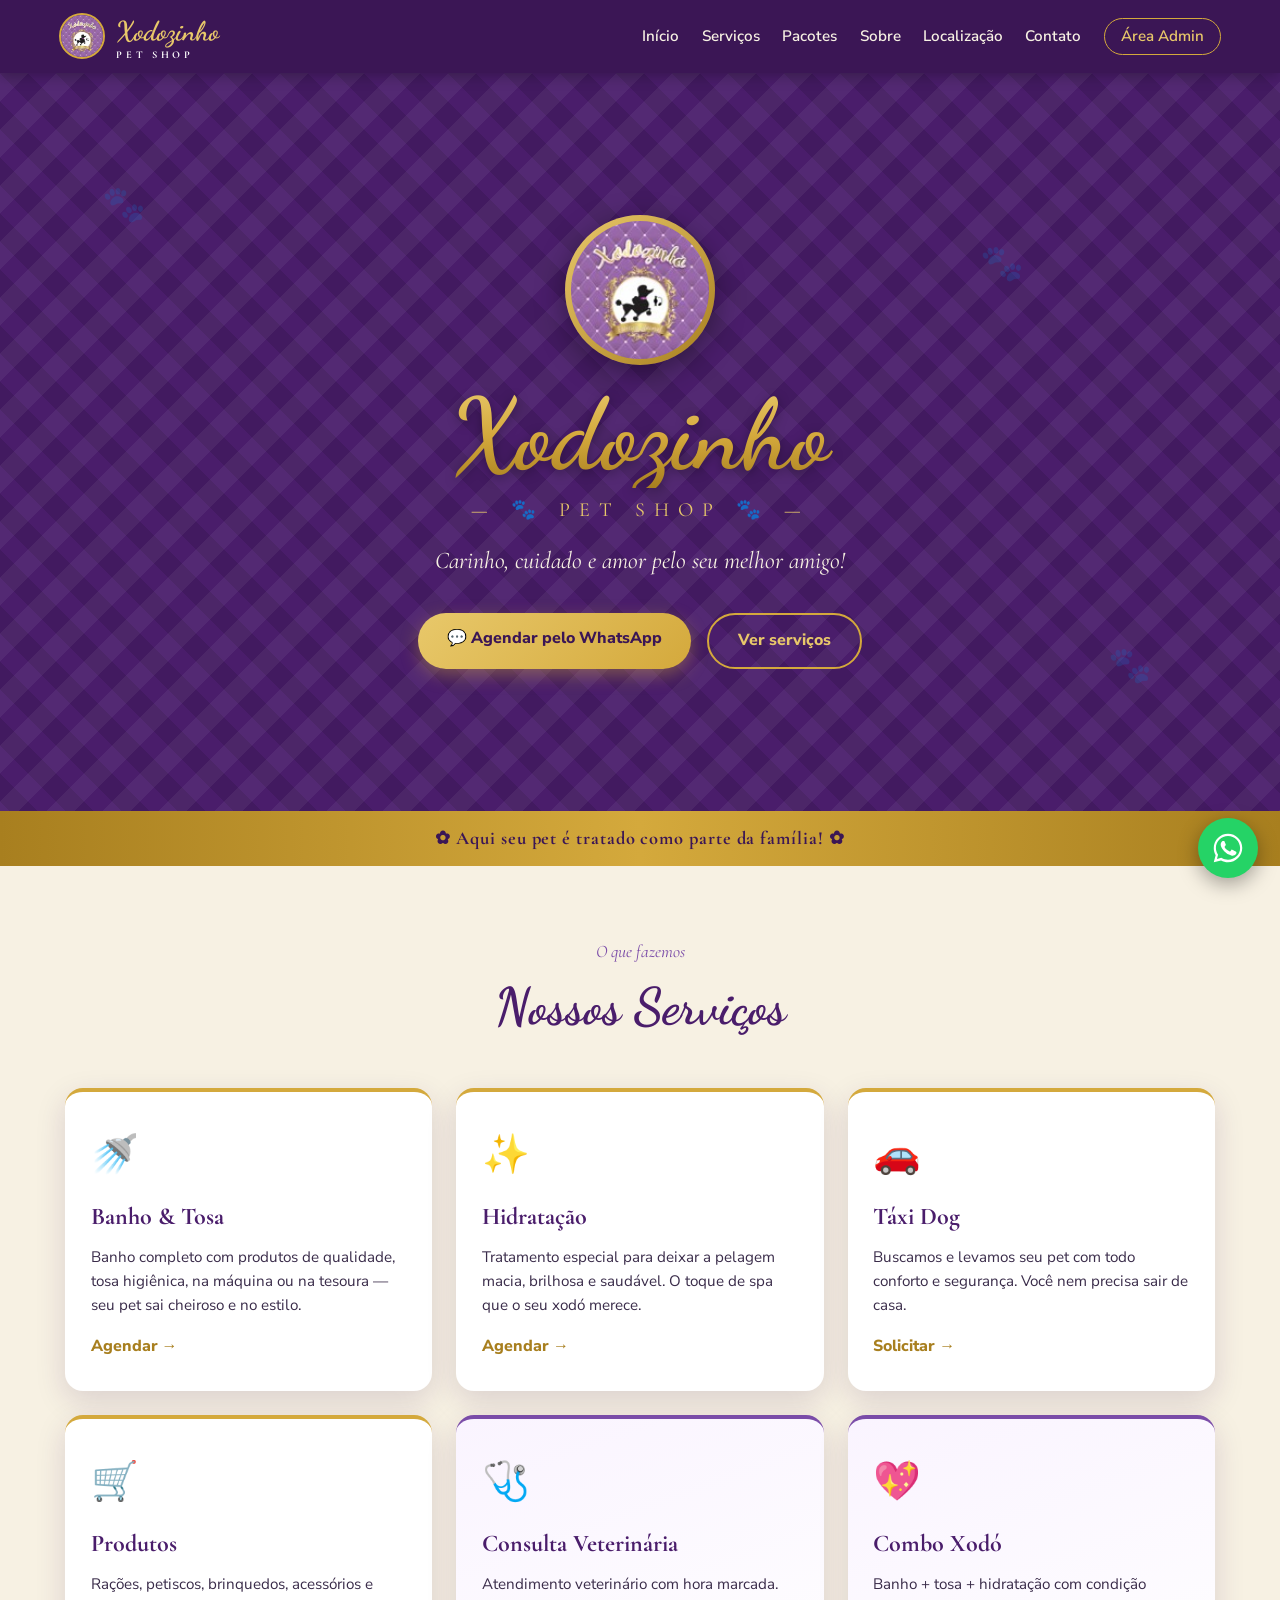
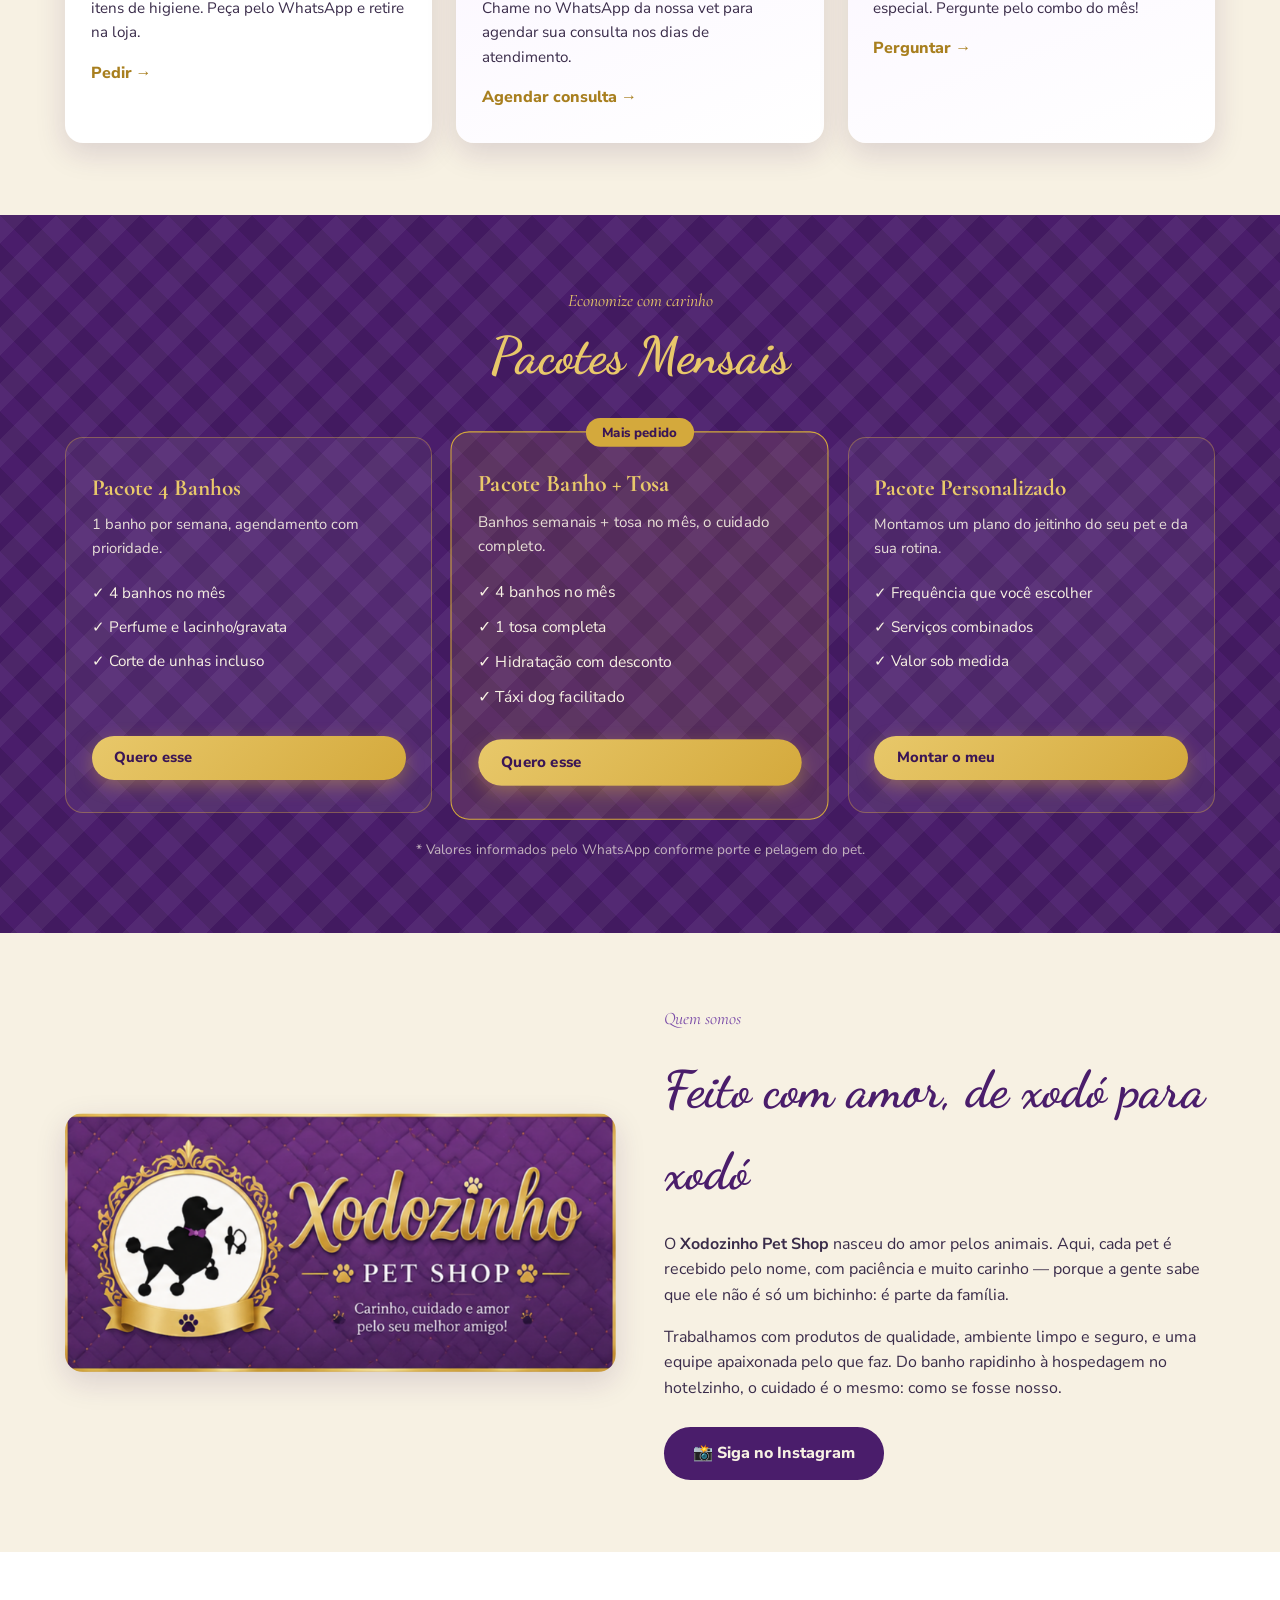
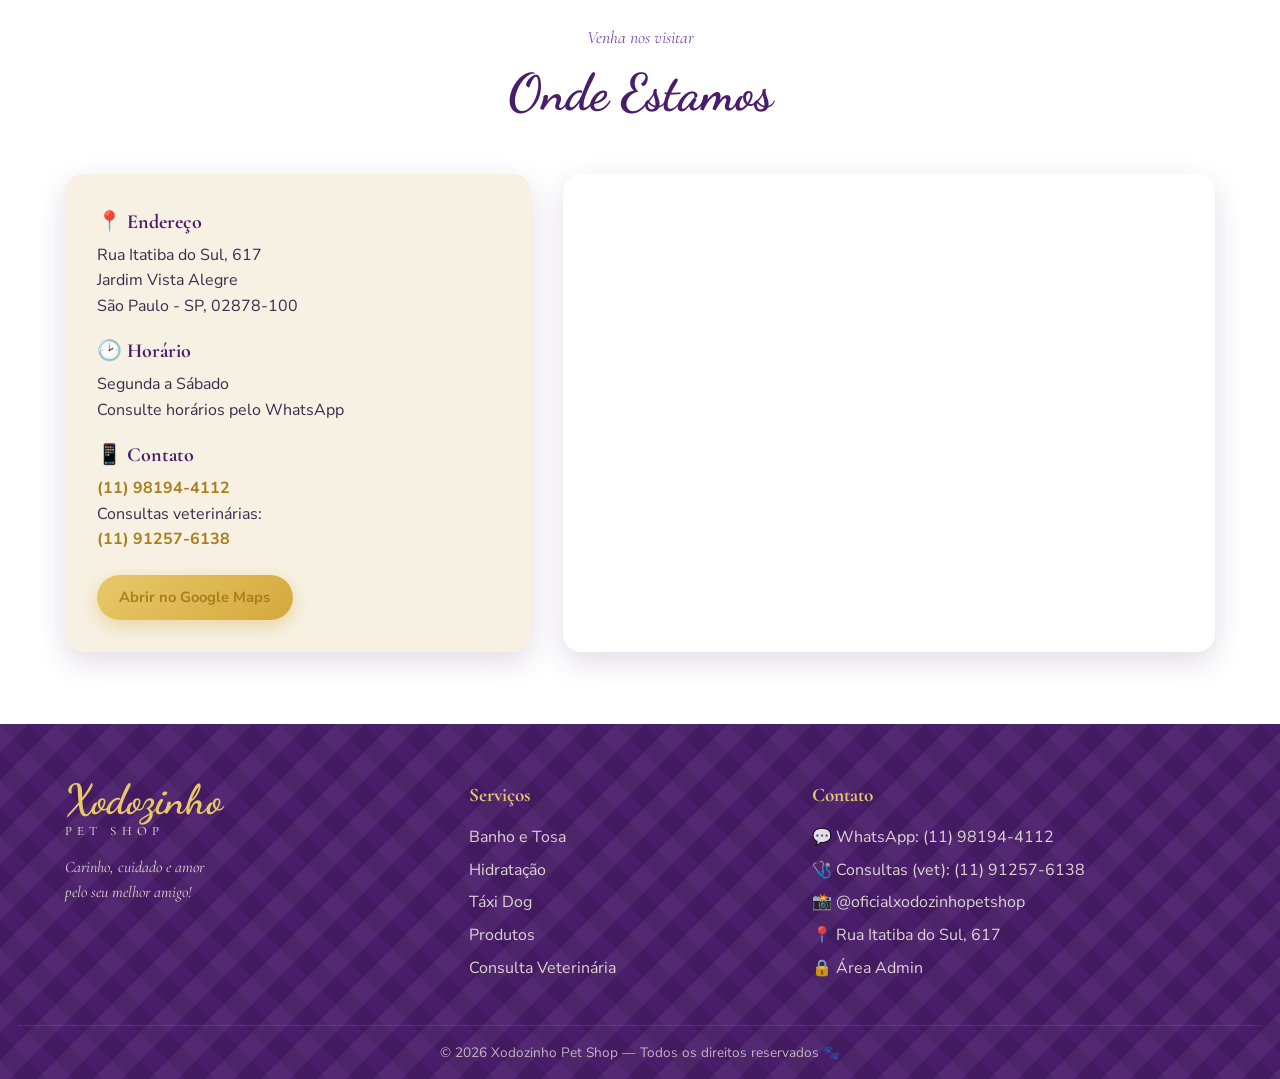
<file: index.html>
<!DOCTYPE html>
<html lang="pt-BR">
<head>
<meta charset="UTF-8">
<meta name="viewport" content="width=device-width, initial-scale=1.0">
<title>Xodozinho Pet Shop — Carinho, cuidado e amor pelo seu melhor amigo!</title>
<meta name="description" content="Banho e tosa, hidratação, táxi dog, hotelzinho e produtos. Rua Itatiba do Sul, 617 - Jardim Vista Alegre, São Paulo. Agende pelo WhatsApp!">
<link rel="icon" href="logo.jpg">
<link rel="preconnect" href="https://fonts.googleapis.com">
<link rel="preconnect" href="https://fonts.gstatic.com" crossorigin>
<link href="https://fonts.googleapis.com/css2?family=Dancing+Script:wght@600;700&family=Cormorant+Garamond:ital,wght@0,500;0,600;0,700;1,500&family=Nunito+Sans:wght@400;600;700;800&display=swap" rel="stylesheet">
<link rel="stylesheet" href="style.css">
</head>
<body>

<!-- ===== TOPO ===== -->
<header class="topo" id="topo">
  <div class="topo-inner">
    <a href="#inicio" class="marca">
      <img src="logo.jpg" alt="Logo Xodozinho Pet Shop">
      <span class="marca-nome">Xodozinho <small>PET SHOP</small></span>
    </a>
    <nav class="menu" id="menu">
      <a href="#inicio">Início</a>
      <a href="#servicos">Serviços</a>
      <a href="#pacotes">Pacotes</a>
      <a href="#sobre">Sobre</a>
      <a href="#localizacao">Localização</a>
      <a href="#contato">Contato</a>
      <a href="admin.html" class="btn-admin">Área Admin</a>
    </nav>
    <button class="hamburger" id="hamburger" aria-label="Abrir menu">
      <span></span><span></span><span></span>
    </button>
  </div>
</header>

<!-- ===== HERO ===== -->
<section class="hero" id="inicio">
  <div class="hero-conteudo">
    <div class="hero-selo">
      <img src="logo.jpg" alt="Poodle Xodozinho">
    </div>
    <h1 class="hero-titulo">Xodozinho</h1>
    <p class="hero-sub">— &#128062; PET SHOP &#128062; —</p>
    <p class="hero-frase">Carinho, cuidado e amor pelo seu melhor amigo!</p>
    <div class="hero-botoes">
      <a class="btn btn-ouro" href="https://wa.me/5511981944112?text=Ol%C3%A1!%20Quero%20agendar%20um%20hor%C3%A1rio%20no%20Xodozinho%20Pet%20Shop%20%F0%9F%90%BE" target="_blank" rel="noopener">
        &#128172; Agendar pelo WhatsApp
      </a>
      <a class="btn btn-vazado" href="#servicos">Ver serviços</a>
    </div>
  </div>
  <div class="hero-pata p1">&#128062;</div>
  <div class="hero-pata p2">&#128062;</div>
  <div class="hero-pata p3">&#128062;</div>
</section>

<!-- ===== FAIXA ===== -->
<div class="faixa-frase">
  <p>&#10047; Aqui seu pet é tratado como parte da família! &#10047;</p>
</div>

<!-- ===== SERVIÇOS ===== -->
<section class="secao" id="servicos">
  <div class="container">
    <p class="secao-eyebrow">O que fazemos</p>
    <h2 class="secao-titulo">Nossos Serviços</h2>
    <div class="cards">

      <article class="card">
        <div class="card-icone">&#128703;</div>
        <h3>Banho &amp; Tosa</h3>
        <p>Banho completo com produtos de qualidade, tosa higiênica, na máquina ou na tesoura — seu pet sai cheiroso e no estilo.</p>
        <a class="card-link" href="agendar-banho.html">Agendar &#8594;</a>
      </article>

      <article class="card">
        <div class="card-icone">&#10024;</div>
        <h3>Hidratação</h3>
        <p>Tratamento especial para deixar a pelagem macia, brilhosa e saudável. O toque de spa que o seu xodó merece.</p>
        <a class="card-link" target="_blank" rel="noopener"
           href="https://wa.me/5511981944112?text=Ol%C3%A1!%20Quero%20agendar%20uma%20Hidrata%C3%A7%C3%A3o%20%E2%9C%A8">Agendar &#8594;</a>
      </article>

      <article class="card">
        <div class="card-icone">&#128663;</div>
        <h3>Táxi Dog</h3>
        <p>Buscamos e levamos seu pet com todo conforto e segurança. Você nem precisa sair de casa.</p>
        <a class="card-link" href="agendar-taxi.html">Solicitar &#8594;</a>
      </article>

      <article class="card">
        <div class="card-icone">&#128722;</div>
        <h3>Produtos</h3>
        <p>Rações, petiscos, brinquedos, acessórios e itens de higiene. Peça pelo WhatsApp e retire na loja.</p>
        <a class="card-link" target="_blank" rel="noopener"
           href="https://wa.me/5511981944112?text=Ol%C3%A1!%20Quero%20fazer%20um%20pedido%20de%20produtos%20%F0%9F%9B%92">Pedir &#8594;</a>
      </article>

      <article class="card card-destaque">
        <div class="card-icone">&#129658;</div>
        <h3>Consulta Veterinária</h3>
        <p>Atendimento veterinário com hora marcada. Chame no WhatsApp da nossa vet para agendar sua consulta nos dias de atendimento.</p>
        <a class="card-link" href="consulta.html">Agendar consulta &#8594;</a>
      </article>

      <article class="card card-destaque">
        <div class="card-icone">&#128150;</div>
        <h3>Combo Xodó</h3>
        <p>Banho + tosa + hidratação com condição especial. Pergunte pelo combo do mês!</p>
        <a class="card-link" target="_blank" rel="noopener"
           href="https://wa.me/5511981944112?text=Ol%C3%A1!%20Quero%20saber%20sobre%20o%20Combo%20Xod%C3%B3%20%F0%9F%92%96">Perguntar &#8594;</a>
      </article>

    </div>
  </div>
</section>

<!-- ===== PACOTES ===== -->
<section class="secao secao-roxa" id="pacotes">
  <div class="container">
    <p class="secao-eyebrow claro">Economize com carinho</p>
    <h2 class="secao-titulo claro">Pacotes Mensais</h2>
    <div class="pacotes">

      <article class="pacote">
        <h3>Pacote 4 Banhos</h3>
        <p class="pacote-desc">1 banho por semana, agendamento com prioridade.</p>
        <ul>
          <li>&#10003; 4 banhos no mês</li>
          <li>&#10003; Perfume e lacinho/gravata</li>
          <li>&#10003; Corte de unhas incluso</li>
        </ul>
        <a class="btn btn-ouro btn-menor" target="_blank" rel="noopener"
           href="https://wa.me/5511981944112?text=Ol%C3%A1!%20Quero%20contratar%20o%20Pacote%204%20Banhos%20%F0%9F%90%BE">Quero esse</a>
      </article>

      <article class="pacote pacote-destaque">
        <span class="pacote-tag">Mais pedido</span>
        <h3>Pacote Banho + Tosa</h3>
        <p class="pacote-desc">Banhos semanais + tosa no mês, o cuidado completo.</p>
        <ul>
          <li>&#10003; 4 banhos no mês</li>
          <li>&#10003; 1 tosa completa</li>
          <li>&#10003; Hidratação com desconto</li>
          <li>&#10003; Táxi dog facilitado</li>
        </ul>
        <a class="btn btn-ouro btn-menor" target="_blank" rel="noopener"
           href="https://wa.me/5511981944112?text=Ol%C3%A1!%20Quero%20contratar%20o%20Pacote%20Banho%20%2B%20Tosa%20%F0%9F%92%9C">Quero esse</a>
      </article>

      <article class="pacote">
        <h3>Pacote Personalizado</h3>
        <p class="pacote-desc">Montamos um plano do jeitinho do seu pet e da sua rotina.</p>
        <ul>
          <li>&#10003; Frequência que você escolher</li>
          <li>&#10003; Serviços combinados</li>
          <li>&#10003; Valor sob medida</li>
        </ul>
        <a class="btn btn-ouro btn-menor" target="_blank" rel="noopener"
           href="https://wa.me/5511981944112?text=Ol%C3%A1!%20Quero%20montar%20um%20Pacote%20Personalizado%20%F0%9F%90%B6">Montar o meu</a>
      </article>

    </div>
    <p class="pacote-obs">* Valores informados pelo WhatsApp conforme porte e pelagem do pet.</p>
  </div>
</section>

<!-- ===== SOBRE ===== -->
<section class="secao" id="sobre">
  <div class="container sobre-grid">
    <div class="sobre-img">
      <img src="banner.png" alt="Banner Xodozinho Pet Shop">
    </div>
    <div class="sobre-texto">
      <p class="secao-eyebrow">Quem somos</p>
      <h2 class="secao-titulo alinhado-esq">Feito com amor, de xodó para xodó</h2>
      <p>O <strong>Xodozinho Pet Shop</strong> nasceu do amor pelos animais. Aqui, cada pet é recebido pelo nome, com paciência e muito carinho — porque a gente sabe que ele não é só um bichinho: é parte da família.</p>
      <p>Trabalhamos com produtos de qualidade, ambiente limpo e seguro, e uma equipe apaixonada pelo que faz. Do banho rapidinho à hospedagem no hotelzinho, o cuidado é o mesmo: como se fosse nosso.</p>
      <a class="btn btn-roxo" target="_blank" rel="noopener"
         href="https://www.instagram.com/oficialxodozinhopetshop/">&#128248; Siga no Instagram</a>
    </div>
  </div>
</section>

<!-- ===== LOCALIZAÇÃO ===== -->
<section class="secao secao-clara" id="localizacao">
  <div class="container">
    <p class="secao-eyebrow">Venha nos visitar</p>
    <h2 class="secao-titulo">Onde Estamos</h2>
    <div class="local-grid">
      <div class="local-info">
        <h3>&#128205; Endereço</h3>
        <p>Rua Itatiba do Sul, 617<br>Jardim Vista Alegre<br>São Paulo - SP, 02878-100</p>
        <h3>&#128337; Horário</h3>
        <p>Segunda a Sábado<br>Consulte horários pelo WhatsApp</p>
        <h3>&#128241; Contato</h3>
        <p><a href="https://wa.me/5511981944112" target="_blank" rel="noopener">(11) 98194-4112</a><br>
        Consultas veterinárias:<br>
        <a href="https://wa.me/5511912576138" target="_blank" rel="noopener">(11) 91257-6138</a></p>
        <a class="btn btn-ouro btn-menor" target="_blank" rel="noopener"
           href="https://maps.google.com/?q=Rua+Itatiba+do+Sul,+617+-+Jardim+Vista+Alegre,+S%C3%A3o+Paulo+-+SP,+02878-100">Abrir no Google Maps</a>
      </div>
      <div class="local-mapa">
        <iframe
          src="https://www.google.com/maps?q=Rua+Itatiba+do+Sul,+617+-+Jardim+Vista+Alegre,+S%C3%A3o+Paulo+-+SP,+02878-100&output=embed"
          loading="lazy" referrerpolicy="no-referrer-when-downgrade"
          title="Mapa do Xodozinho Pet Shop" allowfullscreen></iframe>
      </div>
    </div>
  </div>
</section>

<!-- ===== CONTATO / RODAPÉ ===== -->
<footer class="rodape" id="contato">
  <div class="container rodape-grid">
    <div>
      <p class="rodape-marca">Xodozinho</p>
      <p class="rodape-sub">PET SHOP</p>
      <p class="rodape-frase">Carinho, cuidado e amor<br>pelo seu melhor amigo!</p>
    </div>
    <div>
      <h4>Serviços</h4>
      <a href="#servicos">Banho e Tosa</a>
      <a href="#servicos">Hidratação</a>
      <a href="#servicos">Táxi Dog</a>
      <a href="#servicos">Produtos</a>
      <a href="#servicos">Consulta Veterinária</a>
    </div>
    <div>
      <h4>Contato</h4>
      <a href="https://wa.me/5511981944112" target="_blank" rel="noopener">&#128172; WhatsApp: (11) 98194-4112</a>
      <a href="https://wa.me/5511912576138" target="_blank" rel="noopener">&#129658; Consultas (vet): (11) 91257-6138</a>
      <a href="https://www.instagram.com/oficialxodozinhopetshop/" target="_blank" rel="noopener">&#128248; @oficialxodozinhopetshop</a>
      <a href="https://maps.google.com/?q=Rua+Itatiba+do+Sul,+617+-+Jardim+Vista+Alegre,+S%C3%A3o+Paulo+-+SP" target="_blank" rel="noopener">&#128205; Rua Itatiba do Sul, 617</a>
      <a href="admin.html">&#128274; Área Admin</a>
    </div>
  </div>
  <p class="rodape-copy">© <span id="ano"></span> Xodozinho Pet Shop — Todos os direitos reservados &#128062;</p>
</footer>

<!-- Botão flutuante WhatsApp -->
<a class="whats-flutuante" href="https://wa.me/5511981944112?text=Ol%C3%A1!%20Vim%20pelo%20site%20do%20Xodozinho%20Pet%20Shop%20%F0%9F%90%BE"
   target="_blank" rel="noopener" aria-label="Falar no WhatsApp">
  <svg viewBox="0 0 32 32" width="30" height="30" fill="#fff"><path d="M16 .8C7.6.8.8 7.6.8 16c0 2.7.7 5.3 2 7.6L.8 31.2l7.8-2c2.2 1.2 4.7 1.9 7.4 1.9 8.4 0 15.2-6.8 15.2-15.2S24.4.8 16 .8zm0 27.7c-2.4 0-4.7-.6-6.7-1.8l-.5-.3-4.6 1.2 1.2-4.5-.3-.5c-1.3-2-2-4.4-2-6.8C3.1 8.9 8.9 3.1 16 3.1S28.9 8.9 28.9 16 23.1 28.5 16 28.5zm7.1-9.4c-.4-.2-2.3-1.1-2.6-1.3-.4-.1-.6-.2-.9.2-.3.4-1 1.3-1.2 1.5-.2.2-.4.3-.8.1-.4-.2-1.6-.6-3.1-1.9-1.1-1-1.9-2.3-2.1-2.6-.2-.4 0-.6.2-.8.2-.2.4-.4.6-.7.2-.2.3-.4.4-.7.1-.3.1-.5 0-.7-.1-.2-.9-2.1-1.2-2.9-.3-.8-.6-.7-.9-.7h-.8c-.3 0-.7.1-1.1.5-.4.4-1.4 1.4-1.4 3.4s1.5 3.9 1.7 4.2c.2.3 2.9 4.5 7.1 6.3 1 .4 1.8.7 2.4.9 1 .3 1.9.3 2.6.2.8-.1 2.3-1 2.7-1.9.3-.9.3-1.7.2-1.9-.1-.2-.3-.3-.7-.5z"/></svg>
</a>

<script src="script.js"></script>
</body>
</html>
</file>
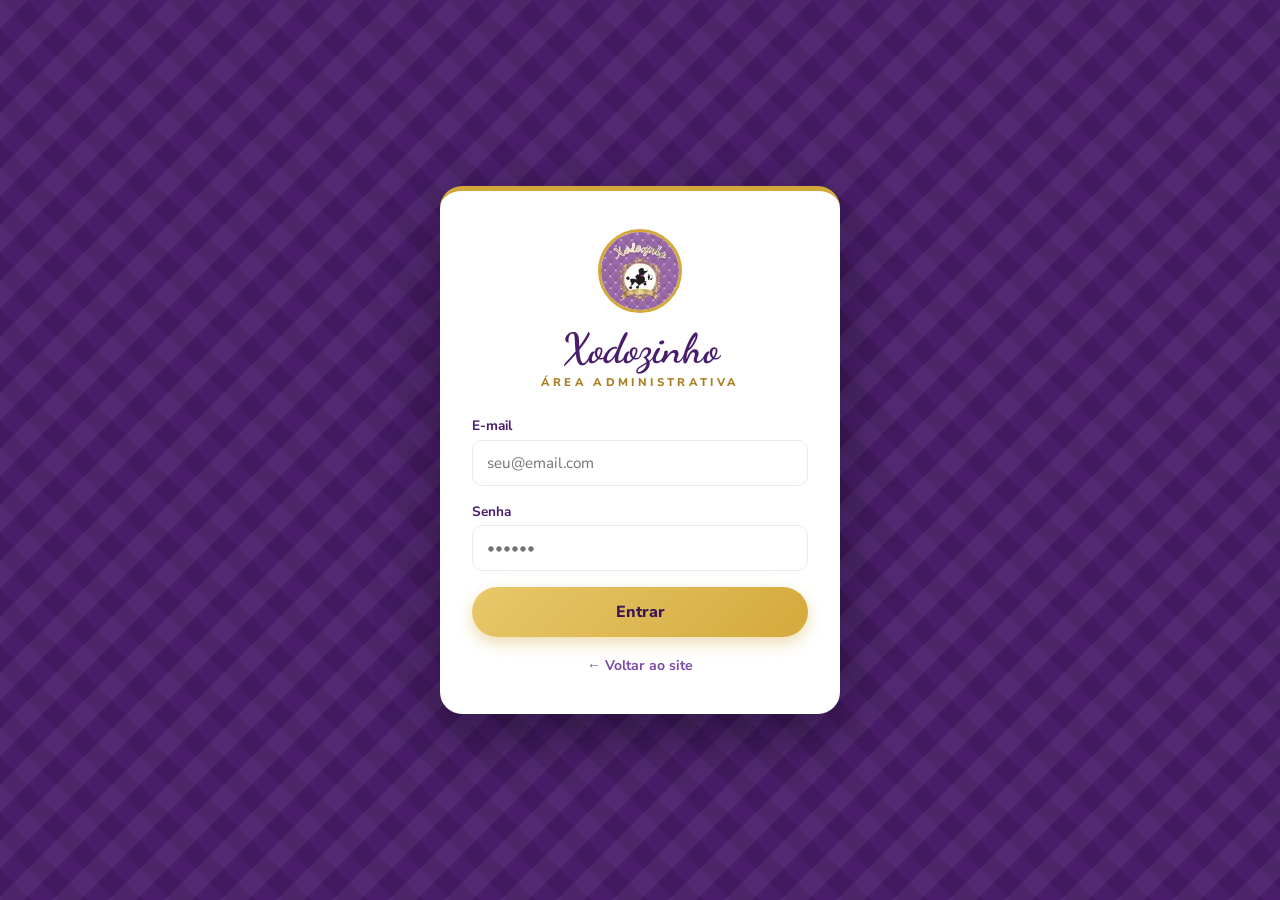
<file: admin.html>
<!DOCTYPE html>
<html lang="pt-BR">
<head>
<meta charset="UTF-8">
<meta name="viewport" content="width=device-width, initial-scale=1.0">
<title>Área Admin — Xodozinho Pet Shop</title>
<meta name="robots" content="noindex">
<link rel="icon" href="logo.jpg">
<link rel="preconnect" href="https://fonts.googleapis.com">
<link rel="preconnect" href="https://fonts.gstatic.com" crossorigin>
<link href="https://fonts.googleapis.com/css2?family=Dancing+Script:wght@600;700&family=Nunito+Sans:wght@400;600;700;800&display=swap" rel="stylesheet">
<link rel="stylesheet" href="admin.css">
</head>
<body>

<!-- ============ TELA DE LOGIN ============ -->
<div class="tela-login" id="telaLogin">
  <div class="login-card">
    <img src="logo.jpg" alt="Xodozinho" class="login-logo">
    <h1 class="login-titulo">Xodozinho</h1>
    <p class="login-sub">ÁREA ADMINISTRATIVA</p>
    <form id="formLogin" autocomplete="off">
      <label>E-mail
        <input type="email" id="loginEmail" placeholder="seu@email.com" required>
      </label>
      <label>Senha
        <input type="password" id="loginSenha" placeholder="••••••" required>
      </label>
      <p class="login-erro" id="loginErro">E-mail ou senha incorretos.</p>
      <button type="submit" class="btn-entrar">Entrar</button>
    </form>
    <a href="index.html" class="login-voltar">&#8592; Voltar ao site</a>
  </div>
</div>

<!-- ============ PAINEL ============ -->
<div class="painel" id="painel" hidden>

  <header class="painel-topo">
    <div class="painel-marca">
      <img src="logo.jpg" alt="Xodozinho">
      <span>Xodozinho <small>Painel Admin</small></span>
    </div>
    <div class="painel-acoes">
      <a href="index.html" class="topo-link">Ver site</a>
      <button class="topo-link sair" id="btnSair">Sair</button>
    </div>
  </header>

  <nav class="abas" id="abas">
    <button class="aba ativa" data-aba="dashboard">&#128202; Resumo</button>
    <button class="aba" data-aba="entradas">&#128181; Entradas</button>
    <button class="aba" data-aba="saidas">&#128184; Saídas</button>
    <button class="aba" data-aba="boletos">&#129534; Boletos</button>
    <button class="aba" data-aba="banhos">&#128703; Banhos</button>
    <button class="aba" data-aba="consultas">&#129658; Consultas</button>
    <button class="aba" data-aba="clientes">&#128062; Clientes</button>
    <button class="aba" data-aba="pacotes">&#127873; Pacotes</button>
    <button class="aba" data-aba="fechamentos">&#128197; Fechamentos</button>
    <button class="aba" data-aba="backup">&#128190; Backup</button>
  </nav>

  <main class="conteudo">

    <!-- ===== RESUMO ===== -->
    <section class="painel-secao ativa" id="sec-dashboard">
      <div class="secao-cab">
        <h2>Resumo do mês</h2>
        <input type="month" id="mesResumo">
      </div>
      <div class="kpis">
        <div class="kpi kpi-verde"><span>Total de entradas</span><strong id="kpiEntradas">R$ 0,00</strong></div>
        <div class="kpi kpi-vermelho"><span>Total de saídas</span><strong id="kpiSaidas">R$ 0,00</strong></div>
        <div class="kpi kpi-ouro"><span>Boletos em aberto</span><strong id="kpiBoletos">R$ 0,00</strong></div>
        <div class="kpi kpi-roxo"><span>Saldo do mês</span><strong id="kpiSaldo">R$ 0,00</strong></div>
      </div>
      <div class="painel-grid-2">
        <div class="bloco">
          <h3>Entradas por forma de pagamento</h3>
          <div id="graficoFormas" class="grafico-barras"></div>
        </div>
        <div class="bloco">
          <h3>Próximos boletos a vencer</h3>
          <div id="listaVencimentos" class="lista-simples"></div>
        </div>
      </div>
    </section>

    <!-- ===== ENTRADAS ===== -->
    <section class="painel-secao" id="sec-entradas">
      <div class="secao-cab">
        <h2>Lançar entrada</h2>
        <span class="total-pill" id="totalEntradas">Total: R$ 0,00</span>
      </div>
      <form class="form-linha" id="formEntrada">
        <label>Origem
          <select id="entOrigem" required>
            <option value="loja">Loja</option>
            <option value="bt">Banho e Tosa (bt)</option>
            <option value="taxi">Táxi Dog</option>
          </select>
        </label>
        <label>Forma de pagamento
          <select id="entForma" required>
            <option value="pix">Pix</option>
            <option value="dinheiro">Dinheiro</option>
            <option value="debito">Débito</option>
            <option value="credito">Crédito</option>
          </select>
        </label>
        <label>Valor (R$)
          <input type="number" id="entValor" step="0.01" min="0.01" placeholder="0,00" required>
        </label>
        <label>Data
          <input type="date" id="entData" required>
        </label>
        <button type="submit" class="btn-add">+ Lançar</button>
      </form>
      <div class="filtro-mes">
        <label>Filtrar mês: <input type="month" id="mesEntradas"></label>
      </div>
      <div class="tabela-wrap">
        <table>
          <thead><tr><th>Descrição</th><th>Valor</th><th>Data</th><th></th></tr></thead>
          <tbody id="tbodyEntradas"></tbody>
        </table>
      </div>
    </section>

    <!-- ===== SAÍDAS ===== -->
    <section class="painel-secao" id="sec-saidas">
      <div class="secao-cab">
        <h2>Lançar saída / gasto</h2>
        <span class="total-pill vermelho" id="totalSaidas">Total: R$ 0,00</span>
      </div>
      <form class="form-linha" id="formSaida">
        <label>Descrição
          <input type="text" id="saiDesc" placeholder="ex: santander, gabriel, internet..." required>
        </label>
        <label>Valor (R$)
          <input type="number" id="saiValor" step="0.01" min="0.01" placeholder="0,00" required>
        </label>
        <label>Data
          <input type="date" id="saiData" required>
        </label>
        <label>Status
          <select id="saiStatus">
            <option value="PG">PG (pago)</option>
            <option value="PENDENTE">Pendente</option>
          </select>
        </label>
        <button type="submit" class="btn-add">+ Lançar</button>
      </form>
      <div class="filtro-mes">
        <label>Filtrar mês: <input type="month" id="mesSaidas"></label>
      </div>
      <div class="tabela-wrap">
        <table>
          <thead><tr><th>Descrição</th><th>Status</th><th>Valor</th><th>Data</th><th></th></tr></thead>
          <tbody id="tbodySaidas"></tbody>
        </table>
      </div>
    </section>

    <!-- ===== BOLETOS ===== -->
    <section class="painel-secao" id="sec-boletos">
      <div class="secao-cab">
        <h2>Boletos e contas a pagar</h2>
        <span class="total-pill ouro" id="totalBoletos">Em aberto: R$ 0,00</span>
      </div>
      <form class="form-linha" id="formBoleto">
        <label>Descrição
          <input type="text" id="bolDesc" placeholder="ex: nubank, sabesp, parcela..." required>
        </label>
        <label>Valor (R$)
          <input type="number" id="bolValor" step="0.01" min="0.01" placeholder="0,00" required>
        </label>
        <label>Vencimento
          <input type="date" id="bolData" required>
        </label>
        <button type="submit" class="btn-add">+ Adicionar</button>
      </form>
      <div class="tabela-wrap">
        <table>
          <thead><tr><th>Descrição</th><th>Status</th><th>Valor</th><th>Vencimento</th><th></th></tr></thead>
          <tbody id="tbodyBoletos"></tbody>
        </table>
      </div>
    </section>

    <!-- ===== BANHOS ===== -->
    <section class="painel-secao" id="sec-banhos">
      <div class="secao-cab">
        <h2>Banhos</h2>
        <span class="total-pill" id="totalBanhos">0 no mês</span>
      </div>

      <div class="bloco" style="margin-bottom:1.2rem">
        <h3>&#128197; Agenda pública de banhos (o que o cliente vê no link)</h3>
        <p class="ajuda">Dias com agenda de <strong>banho</strong>:</p>
        <div class="dias-semana" id="diasBanhoCfg">
          <label><input type="checkbox" value="seg"> Segunda</label>
          <label><input type="checkbox" value="ter"> Terça</label>
          <label><input type="checkbox" value="qua"> Quarta</label>
          <label><input type="checkbox" value="qui"> Quinta</label>
          <label><input type="checkbox" value="sex"> Sexta</label>
          <label><input type="checkbox" value="sab"> Sábado</label>
        </div>
        <p class="ajuda">Dias com agenda de <strong>tosa</strong>:</p>
        <div class="dias-semana" id="diasTosaCfg">
          <label><input type="checkbox" value="seg"> Segunda</label>
          <label><input type="checkbox" value="ter"> Terça</label>
          <label><input type="checkbox" value="qua"> Quarta</label>
          <label><input type="checkbox" value="qui"> Quinta</label>
          <label><input type="checkbox" value="sex"> Sexta</label>
          <label><input type="checkbox" value="sab"> Sábado</label>
        </div>
        <label class="obs-vet">Horários disponíveis (separados por vírgula)
          <input type="text" id="horariosBanhoCfg" placeholder="ex: 09:00, 10:00, 11:00, 14:00">
        </label>
        <label class="obs-vet">Observação na página
          <input type="text" id="obsBanhoCfg" placeholder="ex: agenda sujeita à confirmação">
        </label>
        <button class="btn-add" id="btnPublicarAgenda">&#128228; Publicar agenda no site</button>
        <span class="salvo-ok" id="agendaSalva" hidden>&#10003; copiado! Cole no GitHub.</span>
        <p class="ajuda" style="margin-top:.6rem">Ao clicar: a configuração é copiada e o GitHub abre no arquivo certo — apague tudo, cole (Ctrl+V) e clique em <strong>Commit changes</strong>. O link dos clientes continua o mesmo para sempre.</p>
        <div class="link-agenda">
          <label>&#128279; Link fixo de agendamento de banho:</label>
          <div class="link-agenda-row">
            <input type="text" id="linkBanho" readonly>
            <button type="button" class="btn-add secundario" id="btnCopiarLinkBanho">Copiar</button>
          </div>
        </div>
      </div>

      <div class="bloco" style="margin-bottom:1.2rem">
        <h3>&#128203; Pedidos de agendamento (chegam pelo WhatsApp)</h3>
        <form class="form-linha" id="formPedido">
          <label>Tutor / Pet
            <input type="text" id="pedCliente" placeholder="ex: Maria — Totó" required>
          </label>
          <label>WhatsApp
            <input type="tel" id="pedTel" placeholder="11 99999-9999">
          </label>
          <label>Serviço
            <select id="pedServico">
              <option>Banho e Tosa</option>
              <option>Só Banho</option>
              <option>Hidratação</option>
              <option>Tosa Higiênica</option>
              <option>Só Corte de Unha</option>
            </select>
          </label>
          <label>Data
            <input type="date" id="pedData" required>
          </label>
          <label>Hora
            <input type="time" id="pedHora" required>
          </label>
          <button type="submit" class="btn-add">+ Registrar pedido</button>
        </form>
        <div class="tabela-wrap">
          <table>
            <thead><tr><th>Data</th><th>Hora</th><th>Tutor / Pet</th><th>Serviço</th><th>Valor</th><th>Status</th><th></th></tr></thead>
            <tbody id="tbodyPedidos"></tbody>
          </table>
        </div>
      </div>

      <h3 style="font-family:var(--fonte-script);font-size:1.6rem;color:var(--roxo);margin:1.4rem 0 .8rem">Registro de banhos feitos</h3>
      <form class="form-linha" id="formBanho">
        <label>Tutor / Pet
          <input type="text" id="banCliente" placeholder="ex: Maria — Totó" required>
        </label>
        <label>Tipo
          <select id="banPacote">
            <option value="">Avulso (fora de pacote)</option>
          </select>
        </label>
        <label>Data
          <input type="date" id="banData" required>
        </label>
        <label>Observação
          <input type="text" id="banObs" placeholder="ex: banho + tosa higiênica">
        </label>
        <button type="submit" class="btn-add">+ Registrar banho</button>
      </form>
      <p class="ajuda">Se escolher um pacote, o banho é descontado das sessões automaticamente e a data fica registrada no histórico do pacote.</p>
      <div class="filtro-mes">
        <label>Filtrar mês: <input type="month" id="mesBanhos"></label>
      </div>
      <div class="tabela-wrap">
        <table>
          <thead><tr><th>Data</th><th>Tutor / Pet</th><th>Tipo</th><th>Observação</th><th></th></tr></thead>
          <tbody id="tbodyBanhos"></tbody>
        </table>
      </div>
    </section>

    <!-- ===== CONSULTAS VETERINÁRIAS ===== -->
    <section class="painel-secao" id="sec-consultas">
      <div class="secao-cab">
        <h2>Consultas veterinárias</h2>
        <span class="total-pill" id="totalConsultas">0 agendadas</span>
      </div>

      <div class="bloco" style="margin-bottom:1.2rem">
        <h3>&#128197; Dias de atendimento da vet</h3>
        <p class="ajuda">Marque os dias da semana em que há atendimento. Isso serve de referência na hora de agendar.</p>
        <div class="dias-semana" id="diasSemana">
          <label><input type="checkbox" value="seg"> Segunda</label>
          <label><input type="checkbox" value="ter"> Terça</label>
          <label><input type="checkbox" value="qua"> Quarta</label>
          <label><input type="checkbox" value="qui"> Quinta</label>
          <label><input type="checkbox" value="sex"> Sexta</label>
          <label><input type="checkbox" value="sab"> Sábado</label>
        </div>
        <label class="obs-vet">Horários de consulta (separados por vírgula)
          <input type="text" id="horariosVet" placeholder="ex: 10:00, 11:00, 14:00, 15:00">
        </label>
        <label class="obs-vet">Observação (ex: horários, quinzenal...)
          <input type="text" id="obsVet" placeholder="ex: das 10h às 16h">
        </label>
        <button class="btn-add" id="btnSalvarDias">Salvar dias</button>
        <span class="salvo-ok" id="diasSalvos" hidden>&#10003; salvo!</span>
        <button class="btn-add secundario" id="btnPublicarAgendaVet" style="margin-left:.4rem">&#128228; Publicar agenda no site</button>
        <p class="ajuda" style="margin-top:.6rem">Salvar dias guarda aqui no painel. <strong>Publicar</strong> copia a configuração e abre o GitHub — cole lá e dê Commit. O link dos clientes nunca muda.</p>
        <div class="link-agenda">
          <label>&#128279; Link fixo de agendamento de consultas:</label>
          <div class="link-agenda-row">
            <input type="text" id="linkAgenda" readonly>
            <button type="button" class="btn-add secundario" id="btnCopiarLink">Copiar</button>
          </div>
        </div>
      </div>

      <form class="form-linha" id="formConsulta">
        <label>Tutor / Pet
          <input type="text" id="conCliente" placeholder="ex: Maria — Totó" required>
        </label>
        <label>WhatsApp do tutor
          <input type="tel" id="conTel" placeholder="11 99999-9999">
        </label>
        <label>Data
          <input type="date" id="conData" required>
        </label>
        <label>Hora
          <input type="time" id="conHora" required>
        </label>
        <label>Motivo
          <input type="text" id="conMotivo" placeholder="ex: vacina, retorno...">
        </label>
        <button type="submit" class="btn-add">+ Agendar</button>
      </form>

      <div class="tabela-wrap">
        <table>
          <thead><tr><th>Data</th><th>Hora</th><th>Tutor / Pet</th><th>WhatsApp</th><th>Motivo</th><th></th></tr></thead>
          <tbody id="tbodyConsultas"></tbody>
        </table>
      </div>
    </section>

    <!-- ===== CLIENTES ===== -->
    <section class="painel-secao" id="sec-clientes">
      <div class="secao-cab">
        <h2>Clientes</h2>
        <span class="total-pill" id="totalClientes">0 cadastrados</span>
      </div>
      <form class="form-linha" id="formCliente">
        <label>Nome do tutor
          <input type="text" id="cliNome" placeholder="ex: Maria" required>
        </label>
        <label>Pet
          <input type="text" id="cliPet" placeholder="ex: Totó (poodle)" required>
        </label>
        <label>WhatsApp
          <input type="tel" id="cliTel" placeholder="11 99999-9999">
        </label>
        <label>Observações
          <input type="text" id="cliObs" placeholder="ex: alérgico, bravo no secador...">
        </label>
        <button type="submit" class="btn-add">+ Cadastrar</button>
      </form>
      <div class="filtro-mes">
        <label>Buscar: <input type="search" id="buscaCliente" placeholder="nome ou pet"></label>
      </div>
      <div class="tabela-wrap">
        <table>
          <thead><tr><th>Tutor</th><th>Pet</th><th>WhatsApp</th><th>Observações</th><th></th></tr></thead>
          <tbody id="tbodyClientes"></tbody>
        </table>
      </div>
    </section>

    <!-- ===== PACOTES ===== -->
    <section class="painel-secao" id="sec-pacotes">
      <div class="secao-cab">
        <h2>Pacotes contratados</h2>
        <span class="total-pill" id="totalPacotes">0 ativos</span>
      </div>
      <form class="form-linha" id="formPacote">
        <label>Cliente / Pet
          <input type="text" id="pacCliente" placeholder="ex: Maria — Totó" required>
        </label>
        <label>Pacote
          <select id="pacTipo">
            <option value="4 Banhos">4 Banhos</option>
            <option value="Banho + Tosa">Banho + Tosa</option>
            <option value="Personalizado">Personalizado</option>
          </select>
        </label>
        <label>Valor (R$)
          <input type="number" id="pacValor" step="0.01" min="0" placeholder="0,00" required>
        </label>
        <label>Sessões
          <input type="number" id="pacSessoes" min="1" value="4" required>
        </label>
        <button type="submit" class="btn-add">+ Contratar</button>
      </form>
      <div class="tabela-wrap">
        <table>
          <thead><tr><th>Cliente / Pet</th><th>Pacote</th><th>Valor</th><th>Sessões usadas</th><th></th></tr></thead>
          <tbody id="tbodyPacotes"></tbody>
        </table>
      </div>
    </section>

    <!-- ===== FECHAMENTOS ===== -->
    <section class="painel-secao" id="sec-fechamentos">
      <div class="secao-cab">
        <h2>Fechamentos mensais</h2>
        <span class="total-pill">calculado automaticamente</span>
      </div>
      <p class="ajuda">Cada linha soma as entradas e saídas lançadas no mês, igual à aba FECHAMENTOS da sua planilha.</p>
      <div class="tabela-wrap">
        <table>
          <thead><tr><th>Mês</th><th>Entradas</th><th>Saídas</th><th>Saldo</th></tr></thead>
          <tbody id="tbodyFechamentos"></tbody>
        </table>
      </div>
    </section>

    <!-- ===== BACKUP ===== -->
    <section class="painel-secao" id="sec-backup">
      <div class="secao-cab"><h2>Backup dos dados</h2></div>
      <p class="ajuda">Os lançamentos ficam salvos <strong>neste navegador</strong> (celular ou computador onde você lançou). Baixe o backup com frequência para não perder nada e para transferir entre aparelhos.</p>
      <div class="backup-botoes">
        <button class="btn-add" id="btnExportarJSON">&#11015; Baixar backup completo (.json)</button>
        <button class="btn-add secundario" id="btnExportarCSV">&#11015; Exportar lançamentos (.csv p/ Excel)</button>
        <label class="btn-add secundario btn-importar">
          &#11014; Restaurar backup (.json)
          <input type="file" id="inputImportar" accept=".json" hidden>
        </label>
        <button class="btn-perigo" id="btnLimparTudo">&#128465; Apagar todos os dados</button>
      </div>
    </section>

  </main>
</div>

<script src="admin.js"></script>
</body>
</html>
</file>
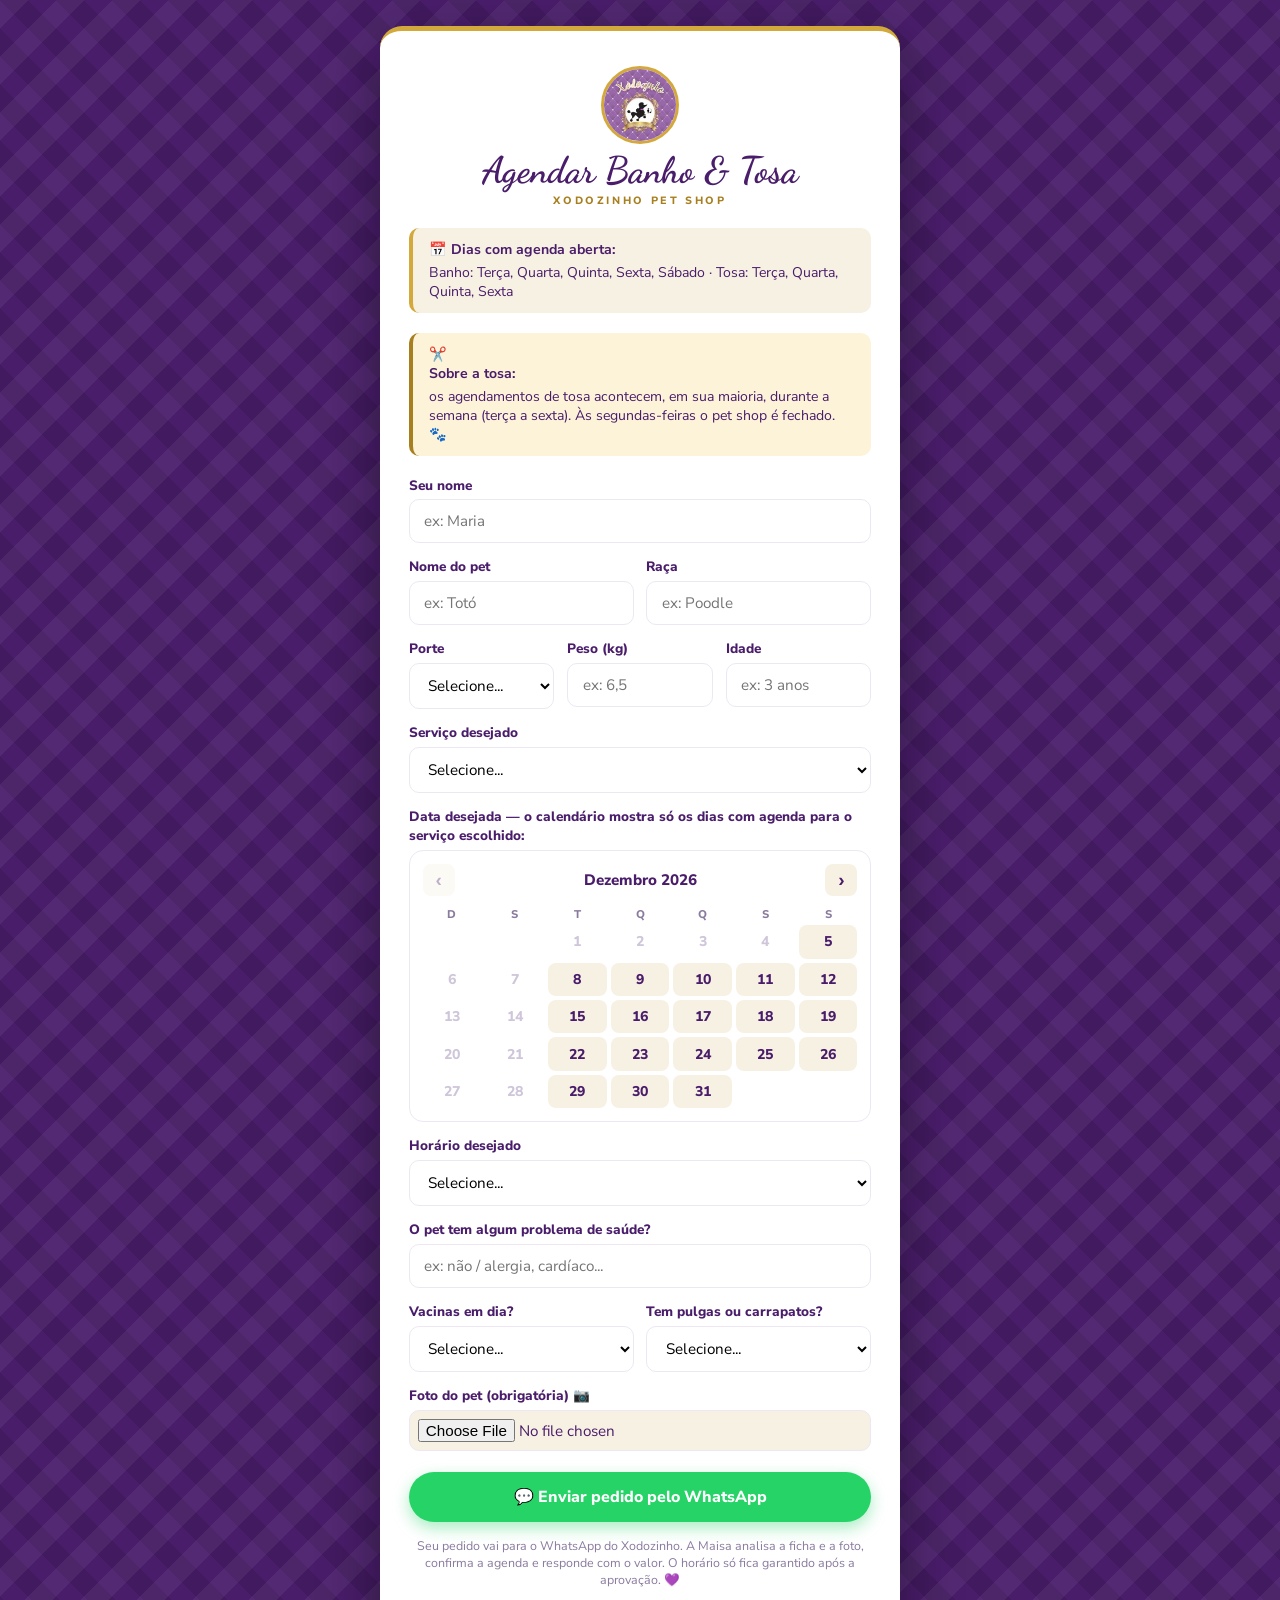
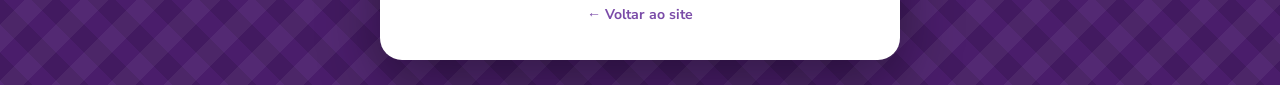
<file: agendar-banho.html>
<!DOCTYPE html>
<html lang="pt-BR">
<head>
<meta charset="UTF-8">
<meta name="viewport" content="width=device-width, initial-scale=1.0">
<title>Agendar Banho &amp; Tosa — Xodozinho Pet Shop</title>
<link rel="icon" href="logo.jpg">
<link rel="preconnect" href="https://fonts.googleapis.com">
<link rel="preconnect" href="https://fonts.gstatic.com" crossorigin>
<link href="https://fonts.googleapis.com/css2?family=Dancing+Script:wght@600;700&family=Nunito+Sans:wght@400;600;700;800&display=swap" rel="stylesheet">
<style>
:root{
  --roxo-escuro:#3B1655; --roxo:#4A1D6B; --roxo-suave:#7A4BA8;
  --ouro:#D4A93C; --ouro-claro:#E8C86A; --ouro-escuro:#A87F1F;
  --creme:#F7F1E3; --cinza:#EDE7F3; --verde:#2E9E5B; --vermelho:#C0392B;
}
*{margin:0;padding:0;box-sizing:border-box}
body{
  font-family:'Nunito Sans',sans-serif;min-height:100vh;display:flex;align-items:flex-start;justify-content:center;padding:1.6rem 1.2rem;
  background-color:var(--roxo);
  background-image:
    linear-gradient(135deg, rgba(255,255,255,.05) 25%, transparent 25%, transparent 50%, rgba(255,255,255,.05) 50%, rgba(255,255,255,.05) 75%, transparent 75%),
    linear-gradient(45deg, rgba(0,0,0,.10) 25%, transparent 25%, transparent 50%, rgba(0,0,0,.10) 50%, rgba(0,0,0,.10) 75%, transparent 75%);
  background-size:56px 56px;
}
.cartao{background:#fff;border-radius:22px;padding:2.2rem 1.8rem;width:100%;max-width:520px;box-shadow:0 20px 60px rgba(0,0,0,.4);border-top:5px solid var(--ouro)}
.cartao-logo{width:78px;height:78px;border-radius:50%;border:3px solid var(--ouro);margin:0 auto .5rem;display:block;object-fit:cover}
h1{font-family:'Dancing Script',cursive;font-size:2.3rem;color:var(--roxo);text-align:center;line-height:1}
.sub{letter-spacing:.25em;font-size:.66rem;color:var(--ouro-escuro);font-weight:800;text-align:center;margin:.3rem 0 1.2rem}
.aviso{background:var(--creme);border-left:4px solid var(--ouro);border-radius:10px;padding:.8rem 1rem;font-size:.88rem;color:var(--roxo);margin-bottom:1.2rem}
.aviso strong{display:block;margin-bottom:.2rem}
.aviso-tosa{background:#FCF3D9;border-left-color:var(--ouro-escuro)}
label{display:block;font-weight:800;font-size:.85rem;color:var(--roxo);margin-bottom:.9rem}
input,select{width:100%;margin-top:.3rem;padding:.68rem .9rem;border:1.5px solid var(--cinza);border-radius:10px;font-family:inherit;font-size:.95rem;background:#fff}
input:focus,select:focus{outline:none;border-color:var(--roxo-suave)}
.duas{display:grid;grid-template-columns:1fr 1fr;gap:.8rem}
.tres{display:grid;grid-template-columns:1fr 1fr 1fr;gap:.8rem}
.erro-data{display:none;color:var(--vermelho);font-size:.82rem;font-weight:700;margin-top:.3rem}
.erro-data.visivel{display:block}
.foto-label input[type="file"]{padding:.5rem;background:var(--creme);cursor:pointer}
.foto-ok{display:none;color:var(--verde);font-size:.82rem;font-weight:700;margin-top:.3rem}
.foto-ok.visivel{display:block}
.btn{width:100%;padding:.9rem;border:none;border-radius:999px;font-weight:800;font-size:1rem;cursor:pointer;color:#fff;background:#25D366;box-shadow:0 6px 16px rgba(37,211,102,.4);transition:transform .2s;font-family:inherit;margin-top:.4rem}
.btn:hover{transform:translateY(-2px)}
.voltar{display:block;text-align:center;margin-top:1.1rem;color:var(--roxo-suave);font-size:.88rem;font-weight:700;text-decoration:none}
.voltar:hover{text-decoration:underline}
.nota{font-size:.78rem;color:#8a7a9e;text-align:center;margin-top:.9rem}
@media (max-width:480px){.duas,.tres{grid-template-columns:1fr}}

/* Calendário */
.calendario{border:1.5px solid var(--cinza);border-radius:14px;padding:.8rem;margin-top:.3rem;background:#fff}
.cal-topo{display:flex;align-items:center;justify-content:space-between;margin-bottom:.5rem}
.cal-mes{font-weight:800;color:var(--roxo);font-size:.95rem}
.cal-nav{border:none;background:var(--creme);color:var(--roxo);font-size:1.2rem;width:32px;height:32px;border-radius:8px;cursor:pointer;font-weight:800}
.cal-nav:disabled{opacity:.35;cursor:default}
.cal-grade{display:grid;grid-template-columns:repeat(7,1fr);gap:4px;text-align:center}
.cal-cab span{font-size:.7rem;font-weight:800;color:#8a7a9e;padding:.2rem 0}
.cal-dia{border:none;background:var(--creme);color:var(--roxo);font-weight:800;border-radius:8px;padding:.45rem 0;cursor:pointer;font-family:inherit;font-size:.88rem}
.cal-dia:hover{background:var(--ouro-claro)}
.cal-sel{background:var(--roxo)!important;color:var(--ouro-claro)}
.cal-off{color:#cfc6da;padding:.45rem 0;font-size:.88rem}
.data-escolhida{font-size:.85rem;font-weight:800;color:var(--verde);margin-top:.4rem;display:none}
.data-escolhida.visivel{display:block}
</style>
</head>
<body>

<div class="cartao">
  <img src="logo.jpg" alt="Xodozinho" class="cartao-logo">
  <h1>Agendar Banho &amp; Tosa</h1>
  <p class="sub">XODOZINHO PET SHOP</p>

  <div class="aviso">
    <strong>&#128197; Dias com agenda aberta:</strong>
    <span id="diasTexto"></span>
    <span id="obsTexto"></span>
  </div>
  <div class="aviso aviso-tosa">
    &#9986;&#65039; <strong>Sobre a tosa:</strong> os agendamentos de tosa acontecem, em sua maioria, durante a semana (terça a sexta). Às segundas-feiras o pet shop é fechado. &#128062;
  </div>

  <form id="formBanho">
    <label>Seu nome
      <input type="text" id="bNome" placeholder="ex: Maria" required>
    </label>
    <div class="duas">
      <label>Nome do pet
        <input type="text" id="bPet" placeholder="ex: Totó" required>
      </label>
      <label>Raça
        <input type="text" id="bRaca" placeholder="ex: Poodle" required>
      </label>
    </div>
    <div class="tres">
      <label>Porte
        <select id="bPorte" required>
          <option value="">Selecione...</option>
          <option>Pequeno</option>
          <option>Médio</option>
          <option>Grande</option>
        </select>
      </label>
      <label>Peso (kg)
        <input type="number" id="bPeso" step="0.1" min="0.1" placeholder="ex: 6,5" required>
      </label>
      <label>Idade
        <input type="text" id="bIdade" placeholder="ex: 3 anos" required>
      </label>
    </div>
    <label>Serviço desejado
      <select id="bServico" required>
        <option value="">Selecione...</option>
        <option value="Banho e Tosa" data-tosa="1">Banho + Tosa</option>
        <option value="Só Banho">Só Banho</option>
        <option value="Hidratação">Hidratação</option>
        <option value="Tosa Higiênica" data-tosa="1">Tosa Higiênica</option>
        <option value="Só Corte de Unha">Só Corte de Unha</option>
      </select>
    </label>
    <label>Data desejada — o calendário mostra só os dias com agenda para o serviço escolhido:
      <div class="calendario" id="calBanho"></div>
      <input type="hidden" id="bData" required>
      <span class="data-escolhida" id="dataEscolhida"></span>
      <span class="erro-data" id="erroData">Escolha uma data disponível no calendário. &#128062;</span>
    </label>
    <label>Horário desejado
      <select id="bHora" required>
        <option value="">Selecione...</option>
      </select>
    </label>
    <label>O pet tem algum problema de saúde?
      <input type="text" id="bSaude" placeholder="ex: não / alergia, cardíaco..." required>
    </label>
    <div class="duas">
      <label>Vacinas em dia?
        <select id="bVacinas" required>
          <option value="">Selecione...</option>
          <option>Sim</option>
          <option>Não</option>
          <option>Não sei</option>
        </select>
      </label>
      <label>Tem pulgas ou carrapatos?
        <select id="bPulgas" required>
          <option value="">Selecione...</option>
          <option>Não</option>
          <option>Sim, pulgas</option>
          <option>Sim, carrapatos</option>
          <option>Sim, os dois</option>
        </select>
      </label>
    </div>
    <label class="foto-label">Foto do pet (obrigatória) &#128247;
      <input type="file" id="bFoto" accept="image/*" required>
      <span class="foto-ok" id="fotoOk">&#10003; Foto selecionada! Você vai anexá-la na conversa do WhatsApp ao enviar o pedido.</span>
    </label>
    <button type="submit" class="btn">&#128172; Enviar pedido pelo WhatsApp</button>
  </form>

  <p class="nota">Seu pedido vai para o WhatsApp do Xodozinho. A Maisa analisa a ficha e a foto, confirma a agenda e responde com o valor. O horário só fica garantido após a aprovação. &#128156;</p>
  <a class="voltar" href="index.html">&#8592; Voltar ao site</a>
</div>

<script src="config.js"></script>
<script src="agenda.js"></script>
<script>
// ===== Agendamento de banho — Xodozinho Pet Shop =====
const SHOP_WHATS = '5511981944112';
const NOMES = { seg:'Segunda', ter:'Terça', qua:'Quarta', qui:'Quinta', sex:'Sexta', sab:'Sábado', dom:'Domingo' };

const cfgB = (window.XODO_CONFIG && window.XODO_CONFIG.banho) || {};
const cfgT = (window.XODO_CONFIG && window.XODO_CONFIG.tosa) || {};
const diasBanho = (cfgB.dias && cfgB.dias.length) ? cfgB.dias : ['ter','qua','qui','sex','sab'];
const diasTosa = (cfgT.dias && cfgT.dias.length) ? cfgT.dias : ['ter','qua','qui','sex'];
const horarios = (cfgB.horarios && cfgB.horarios.length) ? cfgB.horarios : ['09:00','10:00','11:00','14:00','15:00','16:00'];
const obs = cfgB.obs || '';

document.getElementById('diasTexto').textContent =
  'Banho: ' + diasBanho.map(d => NOMES[d]).join(', ') +
  ' \u00b7 Tosa: ' + diasTosa.map(d => NOMES[d]).join(', ');
if (obs) document.getElementById('obsTexto').textContent = ' \u2014 ' + obs;

document.getElementById('bHora').innerHTML =
  '<option value="">Selecione...</option>' + horarios.map(x => `<option>${x}</option>`).join('');

const campoData = document.getElementById('bData');
const campoServico = document.getElementById('bServico');

function servicoTemTosa() {
  const opt = campoServico.selectedOptions[0];
  return !!(opt && opt.dataset.tosa);
}

const cal = criarCalendario('calBanho', 'bData', () => servicoTemTosa() ? diasTosa : diasBanho);

// Ao trocar o serviço, o calendário recarrega com os dias corretos
campoServico.addEventListener('change', () => {
  cal.atualizar();
  document.getElementById('dataEscolhida').classList.remove('visivel');
});

campoData.addEventListener('change', () => {
  if (!campoData.value) return;
  document.getElementById('erroData').classList.remove('visivel');
  const [a, m, d] = campoData.value.split('-');
  const el = document.getElementById('dataEscolhida');
  el.textContent = `\u2713 Data escolhida: ${d}/${m}/${a}`;
  el.classList.add('visivel');
});

document.getElementById('bFoto').addEventListener('change', (e) => {
  document.getElementById('fotoOk').classList.toggle('visivel', e.target.files.length > 0);
});

document.getElementById('formBanho').addEventListener('submit', (e) => {
  e.preventDefault();
  if (!campoData.value) {
    document.getElementById('erroData').classList.add('visivel');
    return;
  }
  const v = id => document.getElementById(id).value.trim();
  const [a, m, d] = campoData.value.split('-');
  const nomeFoto = document.getElementById('bFoto').files[0]?.name || '';
  const texto =
    `\u{1F6C1} *Pedido de agendamento \u2014 Xodozinho Pet Shop*\n\n` +
    `Tutor: ${v('bNome')}\n` +
    `Pet: ${v('bPet')} (${v('bRaca')})\n` +
    `Porte: ${v('bPorte')} \u00b7 Peso: ${v('bPeso')} kg \u00b7 Idade: ${v('bIdade')}\n` +
    `Servi\u00e7o: ${v('bServico')}\n` +
    `Data: ${d}/${m}/${a} \u00e0s ${v('bHora')}\n` +
    `Problema de sa\u00fade: ${v('bSaude')}\n` +
    `Vacinas em dia: ${v('bVacinas')}\n` +
    `Pulgas/carrapatos: ${v('bPulgas')}\n\n` +
    `\u{1F4F7} *Vou anexar a foto do pet aqui na conversa* (${nomeFoto})\n\n` +
    `Aguardo a confirma\u00e7\u00e3o e o valor! \u{1F49C}`;
  window.open(`https://wa.me/${SHOP_WHATS}?text=${encodeURIComponent(texto)}`, '_blank');
  alert('Quase l\u00e1! O WhatsApp vai abrir com sua ficha pronta.\n\nIMPORTANTE: anexe a foto do seu pet na conversa antes de enviar. \u{1F4F7}\u{1F43E}');
});
</script>
</body>
</html>
</file>
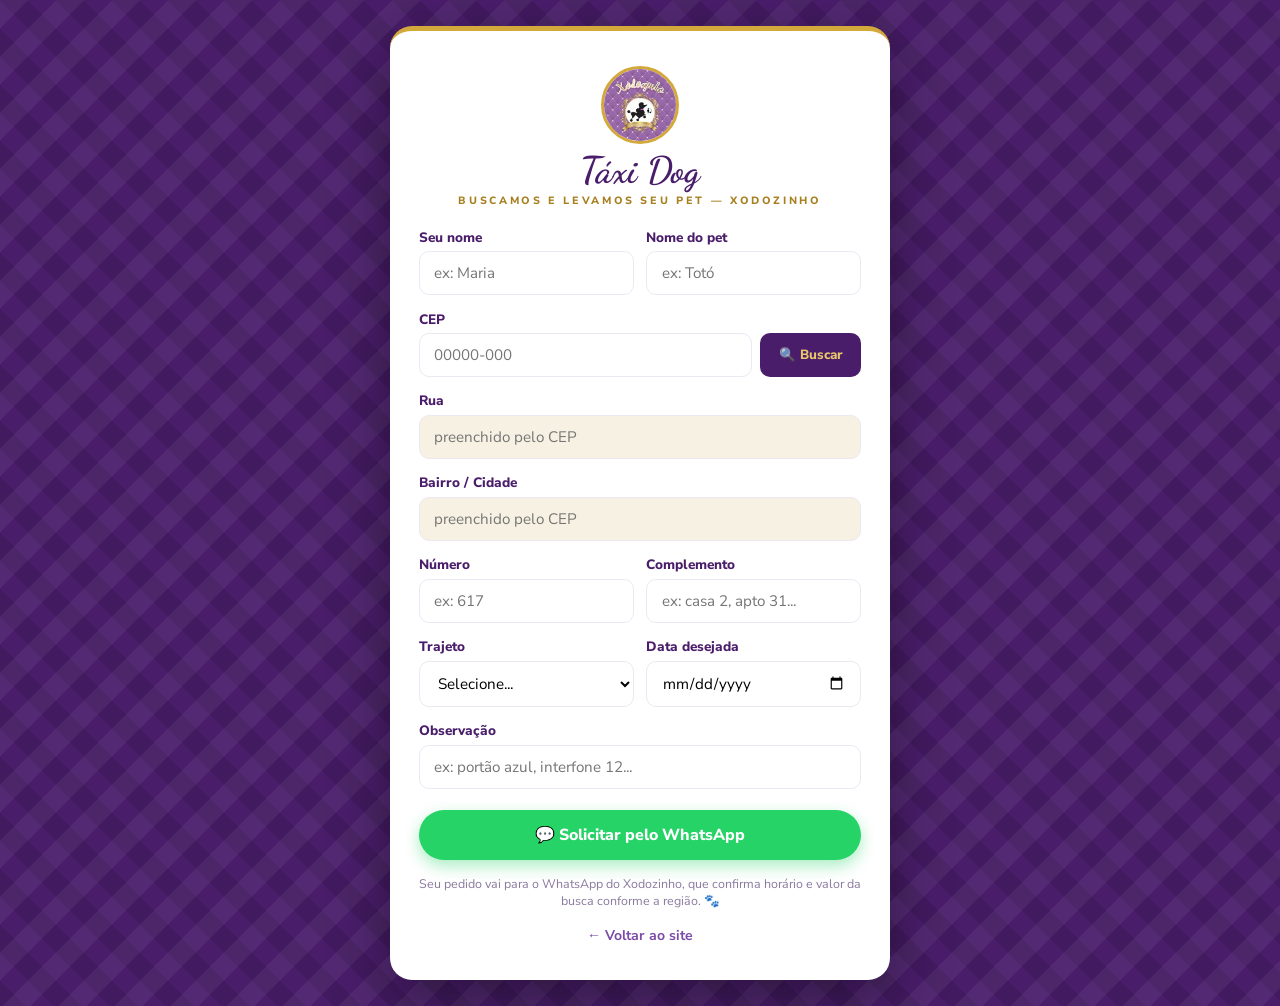
<file: agendar-taxi.html>
<!DOCTYPE html>
<html lang="pt-BR">
<head>
<meta charset="UTF-8">
<meta name="viewport" content="width=device-width, initial-scale=1.0">
<title>Táxi Dog — Xodozinho Pet Shop</title>
<link rel="icon" href="logo.jpg">
<link rel="preconnect" href="https://fonts.googleapis.com">
<link rel="preconnect" href="https://fonts.gstatic.com" crossorigin>
<link href="https://fonts.googleapis.com/css2?family=Dancing+Script:wght@600;700&family=Nunito+Sans:wght@400;600;700;800&display=swap" rel="stylesheet">
<style>
:root{
  --roxo-escuro:#3B1655; --roxo:#4A1D6B; --roxo-suave:#7A4BA8;
  --ouro:#D4A93C; --ouro-claro:#E8C86A; --ouro-escuro:#A87F1F;
  --creme:#F7F1E3; --cinza:#EDE7F3; --verde:#2E9E5B; --vermelho:#C0392B;
}
*{margin:0;padding:0;box-sizing:border-box}
body{
  font-family:'Nunito Sans',sans-serif;min-height:100vh;display:flex;align-items:flex-start;justify-content:center;padding:1.6rem 1.2rem;
  background-color:var(--roxo);
  background-image:
    linear-gradient(135deg, rgba(255,255,255,.05) 25%, transparent 25%, transparent 50%, rgba(255,255,255,.05) 50%, rgba(255,255,255,.05) 75%, transparent 75%),
    linear-gradient(45deg, rgba(0,0,0,.10) 25%, transparent 25%, transparent 50%, rgba(0,0,0,.10) 50%, rgba(0,0,0,.10) 75%, transparent 75%);
  background-size:56px 56px;
}
.cartao{background:#fff;border-radius:22px;padding:2.2rem 1.8rem;width:100%;max-width:500px;box-shadow:0 20px 60px rgba(0,0,0,.4);border-top:5px solid var(--ouro)}
.cartao-logo{width:78px;height:78px;border-radius:50%;border:3px solid var(--ouro);margin:0 auto .5rem;display:block;object-fit:cover}
h1{font-family:'Dancing Script',cursive;font-size:2.3rem;color:var(--roxo);text-align:center;line-height:1}
.sub{letter-spacing:.25em;font-size:.66rem;color:var(--ouro-escuro);font-weight:800;text-align:center;margin:.3rem 0 1.2rem}
label{display:block;font-weight:800;font-size:.85rem;color:var(--roxo);margin-bottom:.9rem}
input,select{width:100%;margin-top:.3rem;padding:.68rem .9rem;border:1.5px solid var(--cinza);border-radius:10px;font-family:inherit;font-size:.95rem;background:#fff}
input:focus,select:focus{outline:none;border-color:var(--roxo-suave)}
input[readonly]{background:var(--creme);color:#6b5a80}
.duas{display:grid;grid-template-columns:1fr 1fr;gap:.8rem}
.cep-row{display:flex;gap:.5rem;margin-top:.3rem}
.cep-row input{margin-top:0;flex:1}
.btn-cep{border:none;background:var(--roxo);color:var(--ouro-claro);font-weight:800;padding:0 1.2rem;border-radius:10px;cursor:pointer;font-family:inherit;white-space:nowrap}
.btn-cep:hover{background:var(--roxo-escuro)}
.cep-erro{display:none;color:var(--vermelho);font-size:.82rem;font-weight:700;margin-top:.3rem}
.cep-erro.visivel{display:block}
.btn{width:100%;padding:.9rem;border:none;border-radius:999px;font-weight:800;font-size:1rem;cursor:pointer;color:#fff;background:#25D366;box-shadow:0 6px 16px rgba(37,211,102,.4);transition:transform .2s;font-family:inherit;margin-top:.4rem}
.btn:hover{transform:translateY(-2px)}
.voltar{display:block;text-align:center;margin-top:1.1rem;color:var(--roxo-suave);font-size:.88rem;font-weight:700;text-decoration:none}
.voltar:hover{text-decoration:underline}
.nota{font-size:.78rem;color:#8a7a9e;text-align:center;margin-top:.9rem}
@media (max-width:480px){.duas{grid-template-columns:1fr}}
</style>
</head>
<body>

<div class="cartao">
  <img src="logo.jpg" alt="Xodozinho" class="cartao-logo">
  <h1>Táxi Dog</h1>
  <p class="sub">BUSCAMOS E LEVAMOS SEU PET — XODOZINHO</p>

  <form id="formTaxi">
    <div class="duas">
      <label>Seu nome
        <input type="text" id="tNome" placeholder="ex: Maria" required>
      </label>
      <label>Nome do pet
        <input type="text" id="tPet" placeholder="ex: Totó" required>
      </label>
    </div>
    <label>CEP
      <div class="cep-row">
        <input type="text" id="tCep" placeholder="00000-000" maxlength="9" inputmode="numeric" required>
        <button type="button" class="btn-cep" id="btnBuscarCep">&#128269; Buscar</button>
      </div>
      <span class="cep-erro" id="cepErro">CEP não encontrado — confira os números.</span>
    </label>
    <label>Rua
      <input type="text" id="tRua" placeholder="preenchido pelo CEP" readonly required>
    </label>
    <label>Bairro / Cidade
      <input type="text" id="tBairro" placeholder="preenchido pelo CEP" readonly required>
    </label>
    <div class="duas">
      <label>Número
        <input type="text" id="tNumero" placeholder="ex: 617" required>
      </label>
      <label>Complemento
        <input type="text" id="tComplemento" placeholder="ex: casa 2, apto 31...">
      </label>
    </div>
    <div class="duas">
      <label>Trajeto
        <select id="tTrajeto" required>
          <option value="">Selecione...</option>
          <option>Buscar e levar de volta (ida e volta)</option>
          <option>Só buscar em casa</option>
          <option>Só levar de volta</option>
        </select>
      </label>
      <label>Data desejada
        <input type="date" id="tData" required>
      </label>
    </div>
    <label>Observação
      <input type="text" id="tObs" placeholder="ex: portão azul, interfone 12...">
    </label>
    <button type="submit" class="btn">&#128172; Solicitar pelo WhatsApp</button>
  </form>

  <p class="nota">Seu pedido vai para o WhatsApp do Xodozinho, que confirma horário e valor da busca conforme a região. &#128062;</p>
  <a class="voltar" href="index.html">&#8592; Voltar ao site</a>
</div>

<script>
// ===== Táxi Dog — Xodozinho Pet Shop =====
const SHOP_WHATS = '5511981944112';
const campoCep = document.getElementById('tCep');

// Máscara simples do CEP
campoCep.addEventListener('input', () => {
  let v = campoCep.value.replace(/\D/g, '').slice(0, 8);
  if (v.length > 5) v = v.slice(0, 5) + '-' + v.slice(5);
  campoCep.value = v;
});

async function buscarCep() {
  const cep = campoCep.value.replace(/\D/g, '');
  const erro = document.getElementById('cepErro');
  erro.classList.remove('visivel');
  if (cep.length !== 8) { erro.classList.add('visivel'); return; }
  try {
    const resp = await fetch(`https://viacep.com.br/ws/${cep}/json/`);
    const dados = await resp.json();
    if (dados.erro) { erro.classList.add('visivel'); return; }
    document.getElementById('tRua').value = dados.logradouro || '';
    document.getElementById('tBairro').value =
      [dados.bairro, dados.localidade + (dados.uf ? ' - ' + dados.uf : '')].filter(Boolean).join(', ');
    document.getElementById('tNumero').focus();
  } catch (e) {
    erro.textContent = 'Não foi possível buscar agora — preencha o endereço manualmente.';
    erro.classList.add('visivel');
    document.getElementById('tRua').readOnly = false;
    document.getElementById('tBairro').readOnly = false;
  }
}
document.getElementById('btnBuscarCep').addEventListener('click', buscarCep);
campoCep.addEventListener('blur', () => { if (campoCep.value.replace(/\D/g, '').length === 8) buscarCep(); });

// Data mínima = hoje
const hoje = new Date();
document.getElementById('tData').min =
  `${hoje.getFullYear()}-${String(hoje.getMonth()+1).padStart(2,'0')}-${String(hoje.getDate()).padStart(2,'0')}`;

document.getElementById('formTaxi').addEventListener('submit', (e) => {
  e.preventDefault();
  const v = id => document.getElementById(id).value.trim();
  const [a, m, d] = v('tData').split('-');
  const texto =
    `\u{1F697} *Pedido de T\u00e1xi Dog \u2014 Xodozinho Pet Shop*\n\n` +
    `Tutor: ${v('tNome')}\n` +
    `Pet: ${v('tPet')}\n` +
    `Endere\u00e7o: ${v('tRua')}, n\u00ba ${v('tNumero')}` +
    (v('tComplemento') ? ` (${v('tComplemento')})` : '') + `\n` +
    `Bairro: ${v('tBairro')}\n` +
    `CEP: ${v('tCep')}\n` +
    `Trajeto: ${v('tTrajeto')}\n` +
    `Data: ${d}/${m}/${a}\n` +
    (v('tObs') ? `Obs: ${v('tObs')}\n` : '') +
    `\nAguardo a confirma\u00e7\u00e3o! \u{1F49C}`;
  window.open(`https://wa.me/${SHOP_WHATS}?text=${encodeURIComponent(texto)}`, '_blank');
});
</script>
</body>
</html>
</file>
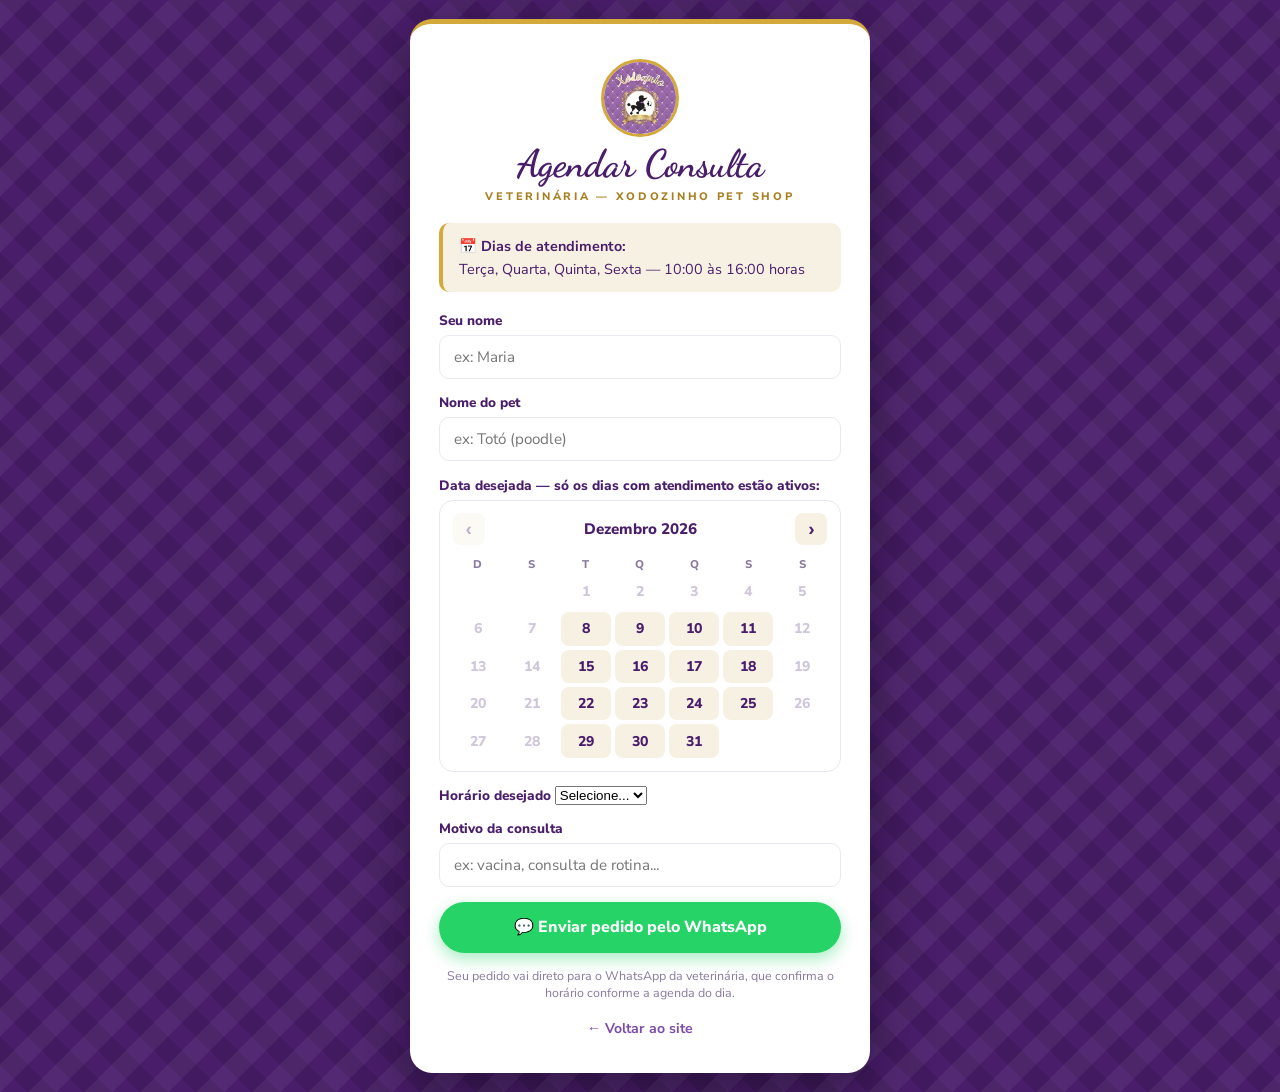
<file: consulta.html>
<!DOCTYPE html>
<html lang="pt-BR">
<head>
<meta charset="UTF-8">
<meta name="viewport" content="width=device-width, initial-scale=1.0">
<title>Agendar Consulta — Xodozinho Pet Shop</title>
<link rel="icon" href="logo.jpg">
<link rel="preconnect" href="https://fonts.googleapis.com">
<link rel="preconnect" href="https://fonts.gstatic.com" crossorigin>
<link href="https://fonts.googleapis.com/css2?family=Dancing+Script:wght@600;700&family=Nunito+Sans:wght@400;600;700;800&display=swap" rel="stylesheet">
<style>
:root{
  --roxo-escuro:#3B1655; --roxo:#4A1D6B; --roxo-suave:#7A4BA8;
  --ouro:#D4A93C; --ouro-claro:#E8C86A; --ouro-escuro:#A87F1F;
  --creme:#F7F1E3; --cinza:#EDE7F3; --verde:#2E9E5B; --vermelho:#C0392B;
}
*{margin:0;padding:0;box-sizing:border-box}
body{
  font-family:'Nunito Sans',sans-serif;min-height:100vh;display:flex;align-items:center;justify-content:center;padding:1.2rem;
  background-color:var(--roxo);
  background-image:
    linear-gradient(135deg, rgba(255,255,255,.05) 25%, transparent 25%, transparent 50%, rgba(255,255,255,.05) 50%, rgba(255,255,255,.05) 75%, transparent 75%),
    linear-gradient(45deg, rgba(0,0,0,.10) 25%, transparent 25%, transparent 50%, rgba(0,0,0,.10) 50%, rgba(0,0,0,.10) 75%, transparent 75%);
  background-size:56px 56px;
}
.cartao{background:#fff;border-radius:22px;padding:2.2rem 1.8rem;width:100%;max-width:460px;box-shadow:0 20px 60px rgba(0,0,0,.4);border-top:5px solid var(--ouro)}
.cartao-logo{width:78px;height:78px;border-radius:50%;border:3px solid var(--ouro);margin:0 auto .5rem;display:block;object-fit:cover}
h1{font-family:'Dancing Script',cursive;font-size:2.4rem;color:var(--roxo);text-align:center;line-height:1}
.sub{letter-spacing:.25em;font-size:.68rem;color:var(--ouro-escuro);font-weight:800;text-align:center;margin:.3rem 0 1.2rem}
.dias-aviso{background:var(--creme);border-left:4px solid var(--ouro);border-radius:10px;padding:.8rem 1rem;font-size:.9rem;color:var(--roxo);margin-bottom:1.2rem}
.dias-aviso strong{display:block;margin-bottom:.2rem}
label{display:block;font-weight:800;font-size:.85rem;color:var(--roxo);margin-bottom:.9rem}
input{width:100%;margin-top:.3rem;padding:.7rem .9rem;border:1.5px solid var(--cinza);border-radius:10px;font-family:inherit;font-size:.95rem}
input:focus{outline:none;border-color:var(--roxo-suave)}
.erro-data{display:none;color:var(--vermelho);font-size:.82rem;font-weight:700;margin-top:.3rem}
.erro-data.visivel{display:block}
.btn{width:100%;padding:.9rem;border:none;border-radius:999px;font-weight:800;font-size:1rem;cursor:pointer;color:#fff;background:#25D366;box-shadow:0 6px 16px rgba(37,211,102,.4);transition:transform .2s;font-family:inherit}
.btn:hover{transform:translateY(-2px)}
.voltar{display:block;text-align:center;margin-top:1.1rem;color:var(--roxo-suave);font-size:.88rem;font-weight:700;text-decoration:none}
.voltar:hover{text-decoration:underline}
.nota{font-size:.78rem;color:#8a7a9e;text-align:center;margin-top:.9rem}

/* Calendário */
.calendario{border:1.5px solid var(--cinza);border-radius:14px;padding:.8rem;margin-top:.3rem;background:#fff}
.cal-topo{display:flex;align-items:center;justify-content:space-between;margin-bottom:.5rem}
.cal-mes{font-weight:800;color:var(--roxo);font-size:.95rem}
.cal-nav{border:none;background:var(--creme);color:var(--roxo);font-size:1.2rem;width:32px;height:32px;border-radius:8px;cursor:pointer;font-weight:800}
.cal-nav:disabled{opacity:.35;cursor:default}
.cal-grade{display:grid;grid-template-columns:repeat(7,1fr);gap:4px;text-align:center}
.cal-cab span{font-size:.7rem;font-weight:800;color:#8a7a9e;padding:.2rem 0}
.cal-dia{border:none;background:var(--creme);color:var(--roxo);font-weight:800;border-radius:8px;padding:.45rem 0;cursor:pointer;font-family:inherit;font-size:.88rem}
.cal-dia:hover{background:var(--ouro-claro)}
.cal-sel{background:var(--roxo)!important;color:var(--ouro-claro)}
.cal-off{color:#cfc6da;padding:.45rem 0;font-size:.88rem}
.data-escolhida{font-size:.85rem;font-weight:800;color:var(--verde);margin-top:.4rem;display:none}
.data-escolhida.visivel{display:block}
</style>
</head>
<body>

<div class="cartao">
  <img src="logo.jpg" alt="Xodozinho" class="cartao-logo">
  <h1>Agendar Consulta</h1>
  <p class="sub">VETERINÁRIA — XODOZINHO PET SHOP</p>

  <div class="dias-aviso" id="diasAviso">
    <strong>&#128197; Dias de atendimento:</strong>
    <span id="diasTexto">consulte a disponibilidade</span>
    <span id="obsTexto"></span>
  </div>

  <form id="formAgendar">
    <label>Seu nome
      <input type="text" id="agNome" placeholder="ex: Maria" required>
    </label>
    <label>Nome do pet
      <input type="text" id="agPet" placeholder="ex: Totó (poodle)" required>
    </label>
    <label>Data desejada — só os dias com atendimento estão ativos:
      <div class="calendario" id="calConsulta"></div>
      <input type="hidden" id="agData" required>
      <span class="data-escolhida" id="dataEscolhida"></span>
      <span class="erro-data" id="erroData">Escolha uma data disponível no calendário. &#128062;</span>
    </label>
    <label>Horário desejado
      <select id="agHora" required>
        <option value="">Selecione...</option>
      </select>
    </label>
    <label>Motivo da consulta
      <input type="text" id="agMotivo" placeholder="ex: vacina, consulta de rotina...">
    </label>
    <button type="submit" class="btn">&#128172; Enviar pedido pelo WhatsApp</button>
  </form>

  <p class="nota">Seu pedido vai direto para o WhatsApp da veterinária, que confirma o horário conforme a agenda do dia.</p>
  <a class="voltar" href="index.html">&#8592; Voltar ao site</a>
</div>

<script src="config.js"></script>
<script src="agenda.js"></script>
<script>
// ===== Agendamento de consulta — Xodozinho Pet Shop =====
const VET_WHATS = '5511912576138';
const NOMES = { seg:'Segunda', ter:'Terça', qua:'Quarta', qui:'Quinta', sex:'Sexta', sab:'Sábado', dom:'Domingo' };

const cfg = (window.XODO_CONFIG && window.XODO_CONFIG.consulta) || {};
const dias = (cfg.dias && cfg.dias.length) ? cfg.dias : ['ter','qua','qui','sex'];
const horarios = (cfg.horarios && cfg.horarios.length) ? cfg.horarios : ['10:00','11:00','14:00','15:00'];
const obs = cfg.obs || '';

document.getElementById('diasTexto').textContent = dias.map(d => NOMES[d]).join(', ');
if (obs) document.getElementById('obsTexto').textContent = ' — ' + obs;

document.getElementById('agHora').innerHTML =
  '<option value="">Selecione...</option>' + horarios.map(x => `<option>${x}</option>`).join('');

const campoData = document.getElementById('agData');
criarCalendario('calConsulta', 'agData', () => dias);

campoData.addEventListener('change', () => {
  document.getElementById('erroData').classList.remove('visivel');
  const [a, m, d] = campoData.value.split('-');
  const el = document.getElementById('dataEscolhida');
  el.textContent = `\u2713 Data escolhida: ${d}/${m}/${a}`;
  el.classList.add('visivel');
});

document.getElementById('formAgendar').addEventListener('submit', (e) => {
  e.preventDefault();
  if (!campoData.value) {
    document.getElementById('erroData').classList.add('visivel');
    return;
  }
  const [a, m, d] = campoData.value.split('-');
  const texto =
    `\u{1F43E} *Pedido de consulta \u2014 Xodozinho Pet Shop*\n\n` +
    `Tutor: ${document.getElementById('agNome').value.trim()}\n` +
    `Pet: ${document.getElementById('agPet').value.trim()}\n` +
    `Data: ${d}/${m}/${a}\n` +
    `Hor\u00e1rio: ${document.getElementById('agHora').value}\n` +
    (document.getElementById('agMotivo').value.trim() ? `Motivo: ${document.getElementById('agMotivo').value.trim()}\n` : '') +
    `\nAguardo a confirma\u00e7\u00e3o! \u{1F49C}`;
  window.open(`https://wa.me/${VET_WHATS}?text=${encodeURIComponent(texto)}`, '_blank');
});
</script>
</body>
</html>
</file>
<file: style.css>
/* ============================================================
   XODOZINHO PET SHOP — estilo do site público
   Paleta da marca: roxo capitonê + dourado + creme
   ============================================================ */
:root{
  --roxo-escuro:#3B1655;
  --roxo:#4A1D6B;
  --roxo-claro:#5B2A86;
  --roxo-suave:#7A4BA8;
  --ouro:#D4A93C;
  --ouro-claro:#E8C86A;
  --ouro-escuro:#A87F1F;
  --creme:#F7F1E3;
  --branco:#FFFFFF;
  --texto:#3A2C4A;
  --fonte-script:'Dancing Script',cursive;
  --fonte-serif:'Cormorant Garamond',serif;
  --fonte-ui:'Nunito Sans',sans-serif;
  --sombra:0 10px 30px rgba(59,22,85,.15);
  --raio:18px;
}

*{margin:0;padding:0;box-sizing:border-box}
html{scroll-behavior:smooth}
body{font-family:var(--fonte-ui);color:var(--texto);background:var(--creme);line-height:1.6}
img{max-width:100%;display:block}
a{text-decoration:none;color:inherit}

/* ---------- Textura capitonê (como no banner) ---------- */
.hero,.secao-roxa,.rodape{
  background-color:var(--roxo);
  background-image:
    linear-gradient(135deg, rgba(255,255,255,.05) 25%, transparent 25%, transparent 50%, rgba(255,255,255,.05) 50%, rgba(255,255,255,.05) 75%, transparent 75%),
    linear-gradient(45deg, rgba(0,0,0,.10) 25%, transparent 25%, transparent 50%, rgba(0,0,0,.10) 50%, rgba(0,0,0,.10) 75%, transparent 75%);
  background-size:56px 56px;
}

/* ---------- Topo ---------- */
.topo{position:sticky;top:0;z-index:100;background:var(--roxo-escuro);box-shadow:0 2px 14px rgba(0,0,0,.3)}
.topo-inner{max-width:1200px;margin:0 auto;padding:.6rem 1.2rem;display:flex;align-items:center;justify-content:space-between;gap:1rem}
.marca{display:flex;align-items:center;gap:.7rem}
.marca img{width:46px;height:46px;border-radius:50%;border:2px solid var(--ouro)}
.marca-nome{font-family:var(--fonte-script);font-size:1.7rem;font-weight:700;color:var(--ouro-claro)}
.marca-nome small{font-family:var(--fonte-serif);font-size:.65rem;letter-spacing:.35em;color:var(--branco);display:block;margin-top:-.4rem}
.menu{display:flex;align-items:center;gap:1.4rem}
.menu a{color:var(--creme);font-weight:600;font-size:.95rem;transition:color .2s}
.menu a:hover{color:var(--ouro-claro)}
.btn-admin{border:1.5px solid var(--ouro);border-radius:999px;padding:.35rem 1rem;color:var(--ouro-claro)!important}
.btn-admin:hover{background:var(--ouro);color:var(--roxo-escuro)!important}
.hamburger{display:none;background:none;border:none;cursor:pointer;flex-direction:column;gap:5px;padding:.4rem}
.hamburger span{width:26px;height:3px;background:var(--ouro-claro);border-radius:2px}

/* ---------- Hero ---------- */
.hero{position:relative;min-height:82vh;display:flex;align-items:center;justify-content:center;text-align:center;padding:4rem 1.2rem;overflow:hidden}
.hero-selo{width:150px;height:150px;margin:0 auto 1.2rem;border-radius:50%;padding:6px;background:linear-gradient(135deg,var(--ouro-claro),var(--ouro-escuro));box-shadow:0 8px 30px rgba(0,0,0,.4);animation:flutuar 5s ease-in-out infinite}
.hero-selo img{width:100%;height:100%;object-fit:cover;border-radius:50%}
.hero-titulo{font-family:var(--fonte-script);font-size:clamp(3.4rem,9vw,6.2rem);font-weight:700;background:linear-gradient(180deg,var(--ouro-claro),var(--ouro),var(--ouro-escuro));-webkit-background-clip:text;background-clip:text;color:transparent;line-height:1.05;filter:drop-shadow(0 3px 6px rgba(0,0,0,.35))}
.hero-sub{font-family:var(--fonte-serif);letter-spacing:.45em;color:var(--ouro-claro);font-size:clamp(.9rem,2.4vw,1.25rem);margin:.4rem 0 1rem}
.hero-frase{font-family:var(--fonte-serif);font-style:italic;color:var(--creme);font-size:clamp(1.1rem,3vw,1.5rem);margin-bottom:2rem}
.hero-botoes{display:flex;gap:1rem;justify-content:center;flex-wrap:wrap}
.hero-pata{position:absolute;color:rgba(212,169,60,.25);font-size:2.2rem;animation:flutuar 6s ease-in-out infinite}
.p1{top:14%;left:8%}.p2{bottom:16%;right:10%;animation-delay:1.5s}.p3{top:22%;right:20%;animation-delay:3s}
@keyframes flutuar{0%,100%{transform:translateY(0)}50%{transform:translateY(-12px)}}

/* ---------- Botões ---------- */
.btn{display:inline-block;padding:.85rem 1.8rem;border-radius:999px;font-weight:800;font-size:1rem;transition:transform .2s,box-shadow .2s;cursor:pointer;border:none}
.btn:hover{transform:translateY(-2px)}
.btn-ouro{background:linear-gradient(135deg,var(--ouro-claro),var(--ouro));color:var(--roxo-escuro);box-shadow:0 6px 18px rgba(212,169,60,.4)}
.btn-vazado{border:2px solid var(--ouro);color:var(--ouro-claro)}
.btn-vazado:hover{background:rgba(212,169,60,.15)}
.btn-roxo{background:var(--roxo);color:var(--creme)}
.btn-menor{padding:.65rem 1.4rem;font-size:.92rem}

/* ---------- Faixa ---------- */
.faixa-frase{background:linear-gradient(90deg,var(--ouro-escuro),var(--ouro),var(--ouro-escuro));text-align:center;padding:.8rem 1rem}
.faixa-frase p{font-family:var(--fonte-serif);font-weight:700;font-size:1.15rem;color:var(--roxo-escuro);letter-spacing:.05em}

/* ---------- Seções ---------- */
.secao{padding:4.5rem 1.2rem}
.secao-clara{background:var(--branco)}
.container{max-width:1150px;margin:0 auto}
.secao-eyebrow{text-align:center;font-family:var(--fonte-serif);font-style:italic;color:var(--roxo-suave);font-size:1.1rem}
.secao-eyebrow.claro{color:var(--ouro-claro)}
.secao-titulo{text-align:center;font-family:var(--fonte-script);font-size:clamp(2.2rem,5vw,3.2rem);color:var(--roxo);margin-bottom:2.5rem}
.secao-titulo.claro{color:var(--ouro-claro)}
.secao-titulo.alinhado-esq{text-align:left;margin-bottom:1.2rem}

/* ---------- Cards de serviço ---------- */
.cards{display:grid;grid-template-columns:repeat(auto-fit,minmax(280px,1fr));gap:1.5rem}
.card{background:var(--branco);border-radius:var(--raio);padding:2rem 1.6rem;box-shadow:var(--sombra);border-top:4px solid var(--ouro);transition:transform .25s,box-shadow .25s}
.card:hover{transform:translateY(-6px);box-shadow:0 16px 40px rgba(59,22,85,.22)}
.card-icone{font-size:2.4rem;margin-bottom:.8rem}
.card h3{font-family:var(--fonte-serif);font-size:1.5rem;color:var(--roxo);margin-bottom:.5rem}
.card p{font-size:.95rem;margin-bottom:1rem}
.card-link{color:var(--ouro-escuro);font-weight:800}
.card-link:hover{color:var(--roxo)}
.card-destaque{background:linear-gradient(160deg,#faf4ff,#fff);border-top-color:var(--roxo-suave)}

/* ---------- Pacotes ---------- */
.pacotes{display:grid;grid-template-columns:repeat(auto-fit,minmax(270px,1fr));gap:1.5rem;align-items:stretch}
.pacote{position:relative;background:rgba(255,255,255,.06);border:1.5px solid rgba(212,169,60,.4);border-radius:var(--raio);padding:2rem 1.6rem;color:var(--creme);display:flex;flex-direction:column}
.pacote h3{font-family:var(--fonte-serif);font-size:1.45rem;color:var(--ouro-claro);margin-bottom:.4rem}
.pacote-desc{font-size:.92rem;opacity:.9;margin-bottom:1rem}
.pacote ul{list-style:none;margin-bottom:1.5rem;flex:1}
.pacote li{padding:.3rem 0;font-size:.95rem}
.pacote-destaque{background:rgba(212,169,60,.12);border-color:var(--ouro);transform:scale(1.03)}
.pacote-tag{position:absolute;top:-.9rem;left:50%;transform:translateX(-50%);background:var(--ouro);color:var(--roxo-escuro);font-weight:800;font-size:.8rem;padding:.25rem 1rem;border-radius:999px;white-space:nowrap}
.pacote-obs{text-align:center;color:rgba(247,241,227,.7);font-size:.85rem;margin-top:1.6rem}

/* ---------- Sobre ---------- */
.sobre-grid{display:grid;grid-template-columns:1fr 1fr;gap:3rem;align-items:center}
.sobre-img img{border-radius:var(--raio);box-shadow:var(--sombra)}
.sobre-texto p{margin-bottom:1rem}
.sobre-texto .secao-eyebrow{text-align:left}
.sobre-texto .btn{margin-top:.6rem}

/* ---------- Localização ---------- */
.local-grid{display:grid;grid-template-columns:1fr 1.4fr;gap:2rem;align-items:stretch}
.local-info{background:var(--creme);border-radius:var(--raio);padding:2rem;box-shadow:var(--sombra)}
.local-info h3{font-family:var(--fonte-serif);color:var(--roxo);font-size:1.25rem;margin:1rem 0 .3rem}
.local-info h3:first-child{margin-top:0}
.local-info a{color:var(--ouro-escuro);font-weight:700}
.local-info .btn{margin-top:1.4rem}
.local-mapa iframe{width:100%;height:100%;min-height:380px;border:0;border-radius:var(--raio);box-shadow:var(--sombra)}

/* ---------- Rodapé ---------- */
.rodape{color:var(--creme);padding:3.5rem 1.2rem 1rem}
.rodape-grid{display:grid;grid-template-columns:1.2fr 1fr 1.3fr;gap:2rem;margin-bottom:2.5rem}
.rodape-marca{font-family:var(--fonte-script);font-size:2.6rem;font-weight:700;color:var(--ouro-claro);line-height:1}
.rodape-sub{font-family:var(--fonte-serif);letter-spacing:.4em;font-size:.8rem;margin-bottom:.8rem}
.rodape-frase{font-family:var(--fonte-serif);font-style:italic;opacity:.85}
.rodape h4{font-family:var(--fonte-serif);color:var(--ouro-claro);font-size:1.2rem;margin-bottom:.7rem}
.rodape-grid a{display:block;padding:.22rem 0;opacity:.85;transition:opacity .2s,color .2s}
.rodape-grid a:hover{opacity:1;color:var(--ouro-claro)}
.rodape-copy{text-align:center;border-top:1px solid rgba(212,169,60,.25);padding-top:1rem;font-size:.85rem;opacity:.7}

/* ---------- WhatsApp flutuante ---------- */
.whats-flutuante{position:fixed;bottom:1.4rem;right:1.4rem;z-index:200;width:60px;height:60px;border-radius:50%;background:#25D366;display:flex;align-items:center;justify-content:center;box-shadow:0 6px 20px rgba(0,0,0,.35);animation:pulsar 2.2s infinite}
@keyframes pulsar{0%{box-shadow:0 0 0 0 rgba(37,211,102,.5)}70%{box-shadow:0 0 0 16px rgba(37,211,102,0)}100%{box-shadow:0 0 0 0 rgba(37,211,102,0)}}

/* ---------- Responsivo ---------- */
@media (max-width:900px){
  .sobre-grid,.local-grid{grid-template-columns:1fr}
  .rodape-grid{grid-template-columns:1fr;text-align:center}
}
@media (max-width:760px){
  .hamburger{display:flex}
  .menu{position:fixed;inset:62px 0 auto 0;background:var(--roxo-escuro);flex-direction:column;padding:1.4rem;gap:1rem;transform:translateY(-130%);transition:transform .3s;box-shadow:0 10px 20px rgba(0,0,0,.4)}
  .menu.aberto{transform:translateY(0)}
  .pacote-destaque{transform:none}
}
@media (prefers-reduced-motion:reduce){
  *,*::before,*::after{animation:none!important;transition:none!important}
}
</file>
<file: admin.css>
/* ============================================================
   XODOZINHO PET SHOP — painel administrativo
   ============================================================ */
:root{
  --roxo-escuro:#3B1655;
  --roxo:#4A1D6B;
  --roxo-suave:#7A4BA8;
  --ouro:#D4A93C;
  --ouro-claro:#E8C86A;
  --ouro-escuro:#A87F1F;
  --creme:#F7F1E3;
  --branco:#FFFFFF;
  --texto:#3A2C4A;
  --verde:#2E9E5B;
  --vermelho:#C0392B;
  --cinza:#EDE7F3;
  --fonte-script:'Dancing Script',cursive;
  --fonte-ui:'Nunito Sans',sans-serif;
  --raio:14px;
  --sombra:0 8px 24px rgba(59,22,85,.12);
}

*{margin:0;padding:0;box-sizing:border-box}
body{font-family:var(--fonte-ui);background:var(--creme);color:var(--texto);min-height:100vh}
button{font-family:inherit;cursor:pointer}
input,select{font-family:inherit;font-size:.95rem}

/* ---------- Login ---------- */
.tela-login{
  min-height:100vh;display:flex;align-items:center;justify-content:center;padding:1.2rem;
  background-color:var(--roxo);
  background-image:
    linear-gradient(135deg, rgba(255,255,255,.05) 25%, transparent 25%, transparent 50%, rgba(255,255,255,.05) 50%, rgba(255,255,255,.05) 75%, transparent 75%),
    linear-gradient(45deg, rgba(0,0,0,.10) 25%, transparent 25%, transparent 50%, rgba(0,0,0,.10) 50%, rgba(0,0,0,.10) 75%, transparent 75%);
  background-size:56px 56px;
}
.login-card{background:var(--branco);border-radius:22px;padding:2.4rem 2rem;width:100%;max-width:400px;text-align:center;box-shadow:0 20px 60px rgba(0,0,0,.4);border-top:5px solid var(--ouro)}
.login-logo{width:84px;height:84px;border-radius:50%;border:3px solid var(--ouro);margin:0 auto .6rem;object-fit:cover}
.login-titulo{font-family:var(--fonte-script);font-size:2.6rem;color:var(--roxo);line-height:1}
.login-sub{letter-spacing:.3em;font-size:.7rem;color:var(--ouro-escuro);font-weight:800;margin:.3rem 0 1.6rem}
.login-card label{display:block;text-align:left;font-weight:700;font-size:.85rem;margin-bottom:1rem;color:var(--roxo)}
.login-card input{width:100%;margin-top:.3rem;padding:.75rem .9rem;border:1.5px solid var(--cinza);border-radius:10px;transition:border .2s}
.login-card input:focus{outline:none;border-color:var(--roxo-suave)}
.login-erro{display:none;color:var(--vermelho);font-size:.85rem;font-weight:700;margin-bottom:.8rem}
.login-erro.visivel{display:block}
.btn-entrar{width:100%;padding:.85rem;border:none;border-radius:999px;font-weight:800;font-size:1rem;color:var(--roxo-escuro);background:linear-gradient(135deg,var(--ouro-claro),var(--ouro));box-shadow:0 6px 16px rgba(212,169,60,.4);transition:transform .2s}
.btn-entrar:hover{transform:translateY(-2px)}
.login-voltar{display:inline-block;margin-top:1.2rem;color:var(--roxo-suave);font-size:.88rem;font-weight:700;text-decoration:none}
.login-voltar:hover{text-decoration:underline}

/* ---------- Topo do painel ---------- */
.painel-topo{background:var(--roxo-escuro);color:var(--creme);display:flex;align-items:center;justify-content:space-between;padding:.6rem 1.2rem;position:sticky;top:0;z-index:50}
.painel-marca{display:flex;align-items:center;gap:.6rem}
.painel-marca img{width:40px;height:40px;border-radius:50%;border:2px solid var(--ouro)}
.painel-marca span{font-family:var(--fonte-script);font-size:1.5rem;color:var(--ouro-claro);font-weight:700}
.painel-marca small{font-family:var(--fonte-ui);font-size:.65rem;letter-spacing:.2em;color:var(--creme);display:block;margin-top:-.35rem}
.painel-acoes{display:flex;gap:.8rem;align-items:center}
.topo-link{background:none;border:1.5px solid rgba(232,200,106,.6);color:var(--ouro-claro);border-radius:999px;padding:.35rem 1rem;font-weight:700;font-size:.85rem;text-decoration:none}
.topo-link:hover{background:rgba(212,169,60,.15)}
.topo-link.sair{border-color:rgba(255,255,255,.3);color:var(--creme)}

/* ---------- Abas ---------- */
.abas{display:flex;gap:.4rem;overflow-x:auto;padding:.8rem 1.2rem;background:var(--branco);box-shadow:0 2px 8px rgba(59,22,85,.08);position:sticky;top:56px;z-index:40;-webkit-overflow-scrolling:touch}
.aba{flex-shrink:0;border:none;background:var(--cinza);color:var(--roxo);font-weight:700;font-size:.88rem;padding:.55rem 1.1rem;border-radius:999px;transition:background .2s,color .2s}
.aba:hover{background:#e0d5ee}
.aba.ativa{background:var(--roxo);color:var(--ouro-claro)}

/* ---------- Conteúdo ---------- */
.conteudo{max-width:1150px;margin:0 auto;padding:1.6rem 1.2rem 4rem}
.painel-secao{display:none}
.painel-secao.ativa{display:block;animation:aparecer .25s ease}
@keyframes aparecer{from{opacity:0;transform:translateY(6px)}to{opacity:1;transform:none}}

.secao-cab{display:flex;align-items:center;justify-content:space-between;gap:1rem;flex-wrap:wrap;margin-bottom:1.2rem}
.secao-cab h2{font-family:var(--fonte-script);font-size:2rem;color:var(--roxo)}
.secao-cab input[type="month"]{padding:.5rem .7rem;border:1.5px solid var(--cinza);border-radius:10px;background:var(--branco)}
.total-pill{background:var(--verde);color:#fff;font-weight:800;font-size:.85rem;padding:.4rem 1rem;border-radius:999px}
.total-pill.vermelho{background:var(--vermelho)}
.total-pill.ouro{background:var(--ouro-escuro)}
.ajuda{font-size:.9rem;color:#6b5a80;margin-bottom:1rem}

/* ---------- KPIs ---------- */
.kpis{display:grid;grid-template-columns:repeat(auto-fit,minmax(200px,1fr));gap:1rem;margin-bottom:1.6rem}
.kpi{background:var(--branco);border-radius:var(--raio);padding:1.2rem 1.3rem;box-shadow:var(--sombra);border-left:5px solid var(--roxo)}
.kpi span{display:block;font-size:.8rem;font-weight:700;text-transform:uppercase;letter-spacing:.05em;color:#8a7a9e;margin-bottom:.3rem}
.kpi strong{font-size:1.5rem;color:var(--roxo)}
.kpi-verde{border-left-color:var(--verde)}.kpi-verde strong{color:var(--verde)}
.kpi-vermelho{border-left-color:var(--vermelho)}.kpi-vermelho strong{color:var(--vermelho)}
.kpi-ouro{border-left-color:var(--ouro)}.kpi-ouro strong{color:var(--ouro-escuro)}
.kpi-roxo{border-left-color:var(--roxo-suave)}

.painel-grid-2{display:grid;grid-template-columns:1fr 1fr;gap:1.2rem}
.bloco{background:var(--branco);border-radius:var(--raio);padding:1.3rem;box-shadow:var(--sombra)}
.bloco h3{font-size:1rem;color:var(--roxo);margin-bottom:1rem}

/* Gráfico de barras simples */
.grafico-barras{display:flex;flex-direction:column;gap:.7rem}
.barra-linha{display:grid;grid-template-columns:80px 1fr 90px;align-items:center;gap:.6rem;font-size:.85rem}
.barra-nome{font-weight:800;color:var(--roxo);text-transform:capitalize}
.barra-trilha{background:var(--cinza);border-radius:999px;height:14px;overflow:hidden}
.barra-preench{height:100%;background:linear-gradient(90deg,var(--roxo-suave),var(--roxo));border-radius:999px;min-width:2px;transition:width .4s}
.barra-valor{text-align:right;font-weight:700}

.lista-simples{display:flex;flex-direction:column;gap:.5rem;font-size:.9rem}
.lista-simples .item{display:flex;justify-content:space-between;gap:.8rem;padding:.5rem .7rem;background:var(--creme);border-radius:8px}
.lista-simples .venc-perto{border-left:4px solid var(--vermelho)}
.lista-simples .vazio{color:#8a7a9e;font-style:italic}

/* ---------- Formulários de lançamento ---------- */
.form-linha{display:grid;grid-template-columns:repeat(auto-fit,minmax(150px,1fr));gap:.8rem;align-items:end;background:var(--branco);border-radius:var(--raio);padding:1.2rem;box-shadow:var(--sombra);margin-bottom:1.2rem}
.form-linha label{font-size:.8rem;font-weight:800;color:var(--roxo);display:flex;flex-direction:column;gap:.3rem}
.form-linha input,.form-linha select{padding:.65rem .8rem;border:1.5px solid var(--cinza);border-radius:10px;background:#fff}
.form-linha input:focus,.form-linha select:focus{outline:none;border-color:var(--roxo-suave)}
.btn-add{border:none;background:var(--roxo);color:var(--ouro-claro);font-weight:800;padding:.7rem 1.3rem;border-radius:999px;transition:transform .15s,background .2s}
.btn-add:hover{transform:translateY(-2px);background:var(--roxo-escuro)}
.btn-add.secundario{background:var(--ouro-escuro);color:#fff}
.btn-perigo{border:none;background:#fff;border:1.5px solid var(--vermelho);color:var(--vermelho);font-weight:800;padding:.7rem 1.3rem;border-radius:999px}
.btn-perigo:hover{background:var(--vermelho);color:#fff}

.filtro-mes{margin-bottom:.8rem;font-size:.9rem;font-weight:700;color:var(--roxo)}
.filtro-mes input{margin-left:.4rem;padding:.45rem .6rem;border:1.5px solid var(--cinza);border-radius:8px;background:#fff}

/* ---------- Tabelas ---------- */
.tabela-wrap{background:var(--branco);border-radius:var(--raio);box-shadow:var(--sombra);overflow-x:auto}
table{width:100%;border-collapse:collapse;font-size:.92rem;min-width:520px}
thead th{background:var(--roxo);color:var(--ouro-claro);text-align:left;padding:.7rem .9rem;font-size:.8rem;text-transform:uppercase;letter-spacing:.05em}
tbody td{padding:.65rem .9rem;border-bottom:1px solid var(--cinza)}
tbody tr:hover{background:#faf6ff}
.valor-pos{color:var(--verde);font-weight:800}
.valor-neg{color:var(--vermelho);font-weight:800}
.tag{display:inline-block;font-size:.72rem;font-weight:800;padding:.15rem .6rem;border-radius:999px}
.tag-pg{background:#DFF3E7;color:var(--verde)}
.tag-aberto{background:#FBEAE7;color:var(--vermelho)}
.tag-pend{background:#FCF3D9;color:var(--ouro-escuro)}
.acao{border:none;background:none;font-size:1rem;padding:.2rem .4rem;border-radius:6px}
.acao:hover{background:var(--cinza)}
.linha-vazia td{text-align:center;color:#8a7a9e;font-style:italic;padding:1.4rem}
.link-zap{color:var(--verde);font-weight:800;text-decoration:none}
.link-zap:hover{text-decoration:underline}
.saldo-pos{font-weight:800;color:var(--verde)}
.saldo-neg{font-weight:800;color:var(--vermelho)}

/* Sessões do pacote */
.sessoes{display:inline-flex;align-items:center;gap:.5rem}
.bolinha{width:12px;height:12px;border-radius:50%;background:var(--cinza);display:inline-block}
.bolinha.usada{background:var(--roxo-suave)}
.btn-sessao{border:1.5px solid var(--roxo-suave);color:var(--roxo);background:none;border-radius:999px;font-size:.72rem;font-weight:800;padding:.15rem .6rem}
.btn-sessao:hover{background:var(--roxo);color:var(--ouro-claro)}
.pacote-completo{color:var(--verde);font-weight:800;font-size:.8rem}

/* ---------- Backup ---------- */
.backup-botoes{display:flex;flex-direction:column;gap:.8rem;max-width:420px}
.btn-importar{text-align:center}

@media (max-width:800px){
  .painel-grid-2{grid-template-columns:1fr}
  .abas{top:52px}
}

/* ---------- Consultas veterinárias ---------- */
.dias-semana{display:flex;flex-wrap:wrap;gap:.6rem;margin-bottom:.9rem}
.dias-semana label{display:flex;align-items:center;gap:.35rem;background:var(--creme);border:1.5px solid var(--cinza);border-radius:999px;padding:.4rem .9rem;font-weight:700;font-size:.88rem;color:var(--roxo);cursor:pointer}
.dias-semana input{accent-color:var(--roxo)}
.obs-vet{display:block;font-size:.8rem;font-weight:800;color:var(--roxo);margin-bottom:.9rem}
.obs-vet input{display:block;width:100%;max-width:420px;margin-top:.3rem;padding:.6rem .8rem;border:1.5px solid var(--cinza);border-radius:10px}
.salvo-ok{color:var(--verde);font-weight:800;margin-left:.6rem}

/* ---------- Link de agendamento e histórico de banhos ---------- */
.link-agenda{margin-top:1rem;font-size:.8rem;font-weight:800;color:var(--roxo)}
.link-agenda-row{display:flex;gap:.5rem;margin-top:.4rem;flex-wrap:wrap}
.link-agenda-row input{flex:1;min-width:220px;padding:.6rem .8rem;border:1.5px solid var(--cinza);border-radius:10px;font-size:.82rem;color:#6b5a80;background:var(--creme)}
.datas-banhos{font-size:.75rem;color:#8a7a9e;margin-top:.3rem}
</file>
